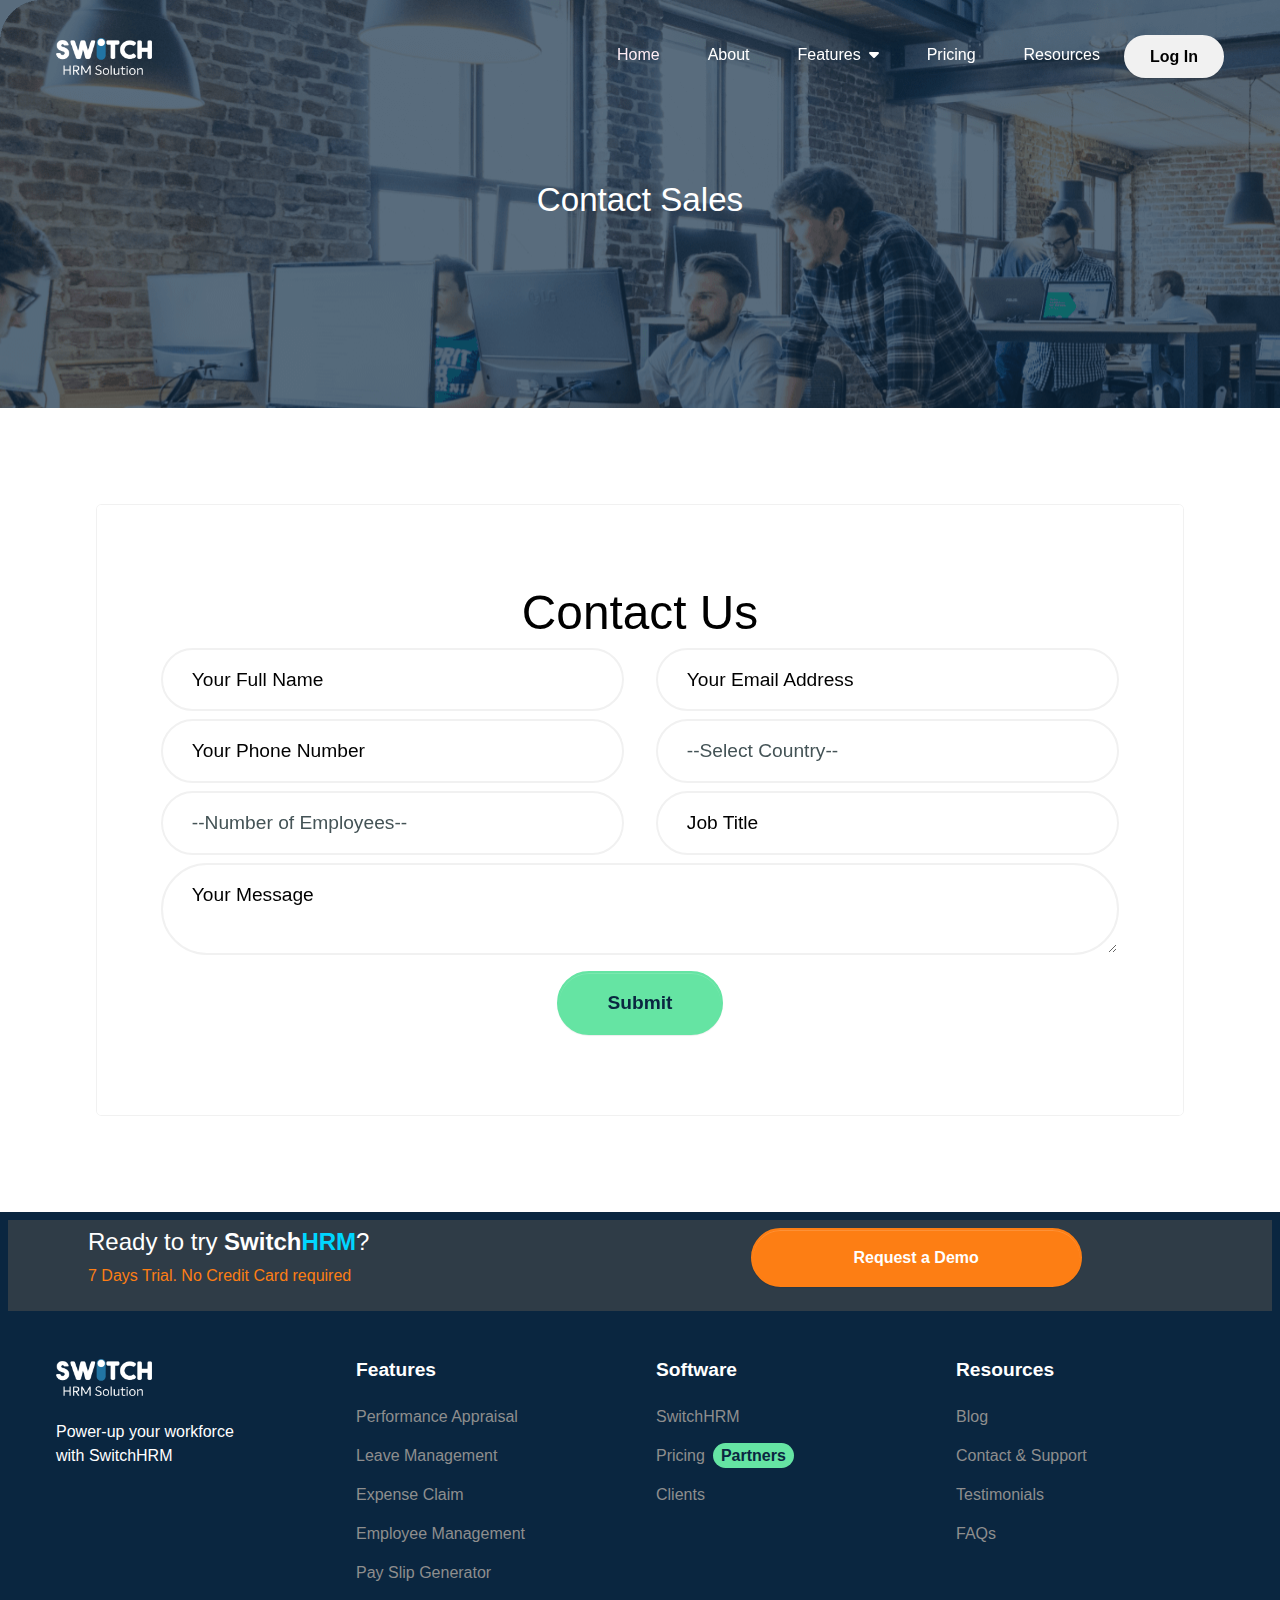
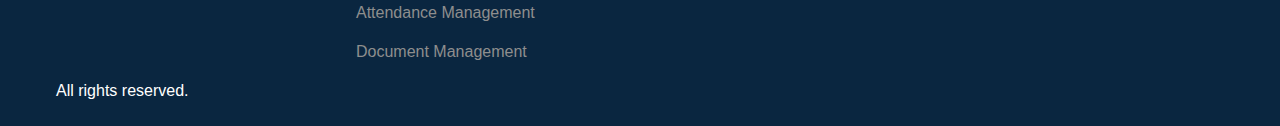
<file: contact.html>
<!DOCTYPE html>
<html lang="en-US" dir="ltr">

<head>
  <meta charset="utf-8">
  <meta http-equiv="X-UA-Compatible" content="IE=edge">
  <meta name="viewport" content="width=device-width, initial-scale=1">

  <title>SwitchHRM</title>

  <link rel="apple-touch-icon" sizes="180x180" href="assets/img/favicons/apple-touch-icon.png">
  <link rel="icon" type="image/png" sizes="32x32" href="assets/img/favicons/favicon-32x32.png">
  <link rel="icon" type="image/png" sizes="16x16" href="assets/img/favicons/favicon-16x16.png">
  <link rel="shortcut icon" type="image/x-icon" href="assets/img/favicons/favicon.ico">
  <meta name="theme-color" content="#ffffff">

  <link rel="preconnect" href="https://fonts.gstatic.com">
  <link href="https://fonts.googleapis.com/css2?family=Manrope:wght@200;300;400;500;600;700&amp;display=swap"
    rel="stylesheet">
  <link href="vendors/bootstrap/bootstrap.min.css" rel="stylesheet">
  <link href="vendors/prism/prism.css" rel="stylesheet">
  <link href="vendors/swiper/swiper-bundle.min.css" rel="stylesheet">
  <link href="assets/css/theme.css" rel="stylesheet" />

</head>


<body>
  <main class="main" id="top">
    <nav class="navbar navbar-expand-lg fixed-top navbar-dark" data-navbar-on-scroll="data-navbar-on-scroll">
      <div class="container"><a class="navbar-brand" href="index.html"><img src="assets/img/Logo.png" class="logo"
            alt="" /></a>
        <button class="navbar-toggler" type="button" data-bs-toggle="collapse" data-bs-target="#navbarSupportedContent"
          aria-controls="navbarSupportedContent" aria-expanded="false" aria-label="Toggle navigation"><i
            class="fa-solid fa-bars text-white fs-3"></i></button>
        <div class="collapse navbar-collapse" id="navbarSupportedContent">
          <ul class="navbar-nav ms-auto mt-2 mt-lg-0">
            <li class="nav-item"><a class="nav-link active" aria-current="page" href="index.html">Home</a></li>
            <li class="nav-item"><a class="nav-link" aria-current="page" href="#">About</a></li>
            <li class="nav-item"><a class="nav-link" aria-current="page" href="#">Features<i
                  class="fa-solid fa-caret-down ms-2"></i></a></li>
            <li class="nav-item"><a class="nav-link" aria-current="page" href="#">Pricing</a></li>
            <li class="nav-item"><a class="nav-link" aria-current="page" href="#">Resources</a></li>
            <li class="nav-item mt-2 mt-lg-0"><a class="nav-link btn btn-light text-black w-md-25 w-50 w-lg-100"
                aria-current="page" href="#">Log In</a></li>
          </ul>
        </div>
      </div>
    </nav>



    <section class="page-header">
      <div class="overlay"></div>
      <div class="container">
        <div class="row align-items-center py-lg-8 py-6">
          <h2 class="text-center text-white">Contact Sales</h2>
        </div>
      </div>
    </section>

  </main>

  <section class="p-lg-5 m-lg-5 p-2">
    <div class="container-fluid jumbotron overflow-hidden rounded-1 border border-light">
      <div class="bg-holder">
      </div>
      <div class="px-lg-5 py-7 position-relative">
        <h6 class="text-center w-lg-75 mx-auto fs-lg-6 fs-md-4 fs-3">Contact Us</h6>
        <form action="" method="post">
          <div class="row justify-content-center">
            <div class="col-auto w-100 w-lg-50">
              <input class="form-control mb-2 border-light fs-1" type="text" placeholder="Your Full Name" />
            </div>
            <div class="col-auto w-100 w-lg-50">
              <input class="form-control mb-2 border-light fs-1" type="email" placeholder="Your Email Address" />
            </div>
          </div>
          <div class="row justify-content-center">
            <div class="col-auto w-100 w-lg-50">
              <input class="form-control mb-2 border-light fs-1" type="text" placeholder="Your Phone Number" />
            </div>
            <div class="col-auto w-100 w-lg-50">
              <select id="country" name="country" class="form-control mb-2 border-light fs-1 dropdown">
                <option value="">--Select Country--</option>
                <option value="Afghanistan">Afghanistan</option>
                <option value="Åland Islands">Åland Islands</option>
                <option value="Albania">Albania</option>
                <option value="Algeria">Algeria</option>
                <option value="American Samoa">American Samoa</option>
                <option value="Andorra">Andorra</option>
                <option value="Angola">Angola</option>
                <option value="Anguilla">Anguilla</option>
                <option value="Antarctica">Antarctica</option>
                <option value="Antigua and Barbuda">Antigua and Barbuda</option>
                <option value="Argentina">Argentina</option>
                <option value="Armenia">Armenia</option>
                <option value="Aruba">Aruba</option>
                <option value="Australia">Australia</option>
                <option value="Austria">Austria</option>
                <option value="Azerbaijan">Azerbaijan</option>
                <option value="Bahamas">Bahamas</option>
                <option value="Bahrain">Bahrain</option>
                <option value="Bangladesh">Bangladesh</option>
                <option value="Barbados">Barbados</option>
                <option value="Belarus">Belarus</option>
                <option value="Belgium">Belgium</option>
                <option value="Belize">Belize</option>
                <option value="Benin">Benin</option>
                <option value="Bermuda">Bermuda</option>
                <option value="Bhutan">Bhutan</option>
                <option value="Bolivia">Bolivia</option>
                <option value="Bosnia and Herzegovina">Bosnia and Herzegovina</option>
                <option value="Botswana">Botswana</option>
                <option value="Bouvet Island">Bouvet Island</option>
                <option value="Brazil">Brazil</option>
                <option value="British Indian Ocean Territory">British Indian Ocean Territory</option>
                <option value="Brunei Darussalam">Brunei Darussalam</option>
                <option value="Bulgaria">Bulgaria</option>
                <option value="Burkina Faso">Burkina Faso</option>
                <option value="Burundi">Burundi</option>
                <option value="Cambodia">Cambodia</option>
                <option value="Cameroon">Cameroon</option>
                <option value="Canada">Canada</option>
                <option value="Cape Verde">Cape Verde</option>
                <option value="Cayman Islands">Cayman Islands</option>
                <option value="Central African Republic">Central African Republic</option>
                <option value="Chad">Chad</option>
                <option value="Chile">Chile</option>
                <option value="China">China</option>
                <option value="Christmas Island">Christmas Island</option>
                <option value="Cocos (Keeling) Islands">Cocos (Keeling) Islands</option>
                <option value="Colombia">Colombia</option>
                <option value="Comoros">Comoros</option>
                <option value="Congo">Congo</option>
                <option value="Congo, The Democratic Republic of The">Congo, The Democratic Republic of The</option>
                <option value="Cook Islands">Cook Islands</option>
                <option value="Costa Rica">Costa Rica</option>
                <option value="Cote D'ivoire">Cote D'ivoire</option>
                <option value="Croatia">Croatia</option>
                <option value="Cuba">Cuba</option>
                <option value="Cyprus">Cyprus</option>
                <option value="Czech Republic">Czech Republic</option>
                <option value="Denmark">Denmark</option>
                <option value="Djibouti">Djibouti</option>
                <option value="Dominica">Dominica</option>
                <option value="Dominican Republic">Dominican Republic</option>
                <option value="Ecuador">Ecuador</option>
                <option value="Egypt">Egypt</option>
                <option value="El Salvador">El Salvador</option>
                <option value="Equatorial Guinea">Equatorial Guinea</option>
                <option value="Eritrea">Eritrea</option>
                <option value="Estonia">Estonia</option>
                <option value="Ethiopia">Ethiopia</option>
                <option value="Falkland Islands (Malvinas)">Falkland Islands (Malvinas)</option>
                <option value="Faroe Islands">Faroe Islands</option>
                <option value="Fiji">Fiji</option>
                <option value="Finland">Finland</option>
                <option value="France">France</option>
                <option value="French Guiana">French Guiana</option>
                <option value="French Polynesia">French Polynesia</option>
                <option value="French Southern Territories">French Southern Territories</option>
                <option value="Gabon">Gabon</option>
                <option value="Gambia">Gambia</option>
                <option value="Georgia">Georgia</option>
                <option value="Germany">Germany</option>
                <option value="Ghana">Ghana</option>
                <option value="Gibraltar">Gibraltar</option>
                <option value="Greece">Greece</option>
                <option value="Greenland">Greenland</option>
                <option value="Grenada">Grenada</option>
                <option value="Guadeloupe">Guadeloupe</option>
                <option value="Guam">Guam</option>
                <option value="Guatemala">Guatemala</option>
                <option value="Guernsey">Guernsey</option>
                <option value="Guinea">Guinea</option>
                <option value="Guinea-bissau">Guinea-bissau</option>
                <option value="Guyana">Guyana</option>
                <option value="Haiti">Haiti</option>
                <option value="Heard Island and Mcdonald Islands">Heard Island and Mcdonald Islands</option>
                <option value="Holy See (Vatican City State)">Holy See (Vatican City State)</option>
                <option value="Honduras">Honduras</option>
                <option value="Hong Kong">Hong Kong</option>
                <option value="Hungary">Hungary</option>
                <option value="Iceland">Iceland</option>
                <option value="India">India</option>
                <option value="Indonesia">Indonesia</option>
                <option value="Iran, Islamic Republic of">Iran, Islamic Republic of</option>
                <option value="Iraq">Iraq</option>
                <option value="Ireland">Ireland</option>
                <option value="Isle of Man">Isle of Man</option>
                <option value="Israel">Israel</option>
                <option value="Italy">Italy</option>
                <option value="Jamaica">Jamaica</option>
                <option value="Japan">Japan</option>
                <option value="Jersey">Jersey</option>
                <option value="Jordan">Jordan</option>
                <option value="Kazakhstan">Kazakhstan</option>
                <option value="Kenya">Kenya</option>
                <option value="Kiribati">Kiribati</option>
                <option value="Korea, Democratic People's Republic of">Korea, Democratic People's Republic of</option>
                <option value="Korea, Republic of">Korea, Republic of</option>
                <option value="Kuwait">Kuwait</option>
                <option value="Kyrgyzstan">Kyrgyzstan</option>
                <option value="Lao People's Democratic Republic">Lao People's Democratic Republic</option>
                <option value="Latvia">Latvia</option>
                <option value="Lebanon">Lebanon</option>
                <option value="Lesotho">Lesotho</option>
                <option value="Liberia">Liberia</option>
                <option value="Libyan Arab Jamahiriya">Libyan Arab Jamahiriya</option>
                <option value="Liechtenstein">Liechtenstein</option>
                <option value="Lithuania">Lithuania</option>
                <option value="Luxembourg">Luxembourg</option>
                <option value="Macao">Macao</option>
                <option value="Macedonia, The Former Yugoslav Republic of">Macedonia, The Former Yugoslav Republic of
                </option>
                <option value="Madagascar">Madagascar</option>
                <option value="Malawi">Malawi</option>
                <option value="Malaysia">Malaysia</option>
                <option value="Maldives">Maldives</option>
                <option value="Mali">Mali</option>
                <option value="Malta">Malta</option>
                <option value="Marshall Islands">Marshall Islands</option>
                <option value="Martinique">Martinique</option>
                <option value="Mauritania">Mauritania</option>
                <option value="Mauritius">Mauritius</option>
                <option value="Mayotte">Mayotte</option>
                <option value="Mexico">Mexico</option>
                <option value="Micronesia, Federated States of">Micronesia, Federated States of</option>
                <option value="Moldova, Republic of">Moldova, Republic of</option>
                <option value="Monaco">Monaco</option>
                <option value="Mongolia">Mongolia</option>
                <option value="Montenegro">Montenegro</option>
                <option value="Montserrat">Montserrat</option>
                <option value="Morocco">Morocco</option>
                <option value="Mozambique">Mozambique</option>
                <option value="Myanmar">Myanmar</option>
                <option value="Namibia">Namibia</option>
                <option value="Nauru">Nauru</option>
                <option value="Nepal">Nepal</option>
                <option value="Netherlands">Netherlands</option>
                <option value="Netherlands Antilles">Netherlands Antilles</option>
                <option value="New Caledonia">New Caledonia</option>
                <option value="New Zealand">New Zealand</option>
                <option value="Nicaragua">Nicaragua</option>
                <option value="Niger">Niger</option>
                <option value="Nigeria">Nigeria</option>
                <option value="Niue">Niue</option>
                <option value="Norfolk Island">Norfolk Island</option>
                <option value="Northern Mariana Islands">Northern Mariana Islands</option>
                <option value="Norway">Norway</option>
                <option value="Oman">Oman</option>
                <option value="Pakistan">Pakistan</option>
                <option value="Palau">Palau</option>
                <option value="Palestinian Territory, Occupied">Palestinian Territory, Occupied</option>
                <option value="Panama">Panama</option>
                <option value="Papua New Guinea">Papua New Guinea</option>
                <option value="Paraguay">Paraguay</option>
                <option value="Peru">Peru</option>
                <option value="Philippines">Philippines</option>
                <option value="Pitcairn">Pitcairn</option>
                <option value="Poland">Poland</option>
                <option value="Portugal">Portugal</option>
                <option value="Puerto Rico">Puerto Rico</option>
                <option value="Qatar">Qatar</option>
                <option value="Reunion">Reunion</option>
                <option value="Romania">Romania</option>
                <option value="Russian Federation">Russian Federation</option>
                <option value="Rwanda">Rwanda</option>
                <option value="Saint Helena">Saint Helena</option>
                <option value="Saint Kitts and Nevis">Saint Kitts and Nevis</option>
                <option value="Saint Lucia">Saint Lucia</option>
                <option value="Saint Pierre and Miquelon">Saint Pierre and Miquelon</option>
                <option value="Saint Vincent and The Grenadines">Saint Vincent and The Grenadines</option>
                <option value="Samoa">Samoa</option>
                <option value="San Marino">San Marino</option>
                <option value="Sao Tome and Principe">Sao Tome and Principe</option>
                <option value="Saudi Arabia">Saudi Arabia</option>
                <option value="Senegal">Senegal</option>
                <option value="Serbia">Serbia</option>
                <option value="Seychelles">Seychelles</option>
                <option value="Sierra Leone">Sierra Leone</option>
                <option value="Singapore">Singapore</option>
                <option value="Slovakia">Slovakia</option>
                <option value="Slovenia">Slovenia</option>
                <option value="Solomon Islands">Solomon Islands</option>
                <option value="Somalia">Somalia</option>
                <option value="South Africa">South Africa</option>
                <option value="South Georgia and The South Sandwich Islands">South Georgia and The South Sandwich
                  Islands</option>
                <option value="Spain">Spain</option>
                <option value="Sri Lanka">Sri Lanka</option>
                <option value="Sudan">Sudan</option>
                <option value="Suriname">Suriname</option>
                <option value="Svalbard and Jan Mayen">Svalbard and Jan Mayen</option>
                <option value="Swaziland">Swaziland</option>
                <option value="Sweden">Sweden</option>
                <option value="Switzerland">Switzerland</option>
                <option value="Syrian Arab Republic">Syrian Arab Republic</option>
                <option value="Taiwan">Taiwan</option>
                <option value="Tajikistan">Tajikistan</option>
                <option value="Tanzania, United Republic of">Tanzania, United Republic of</option>
                <option value="Thailand">Thailand</option>
                <option value="Timor-leste">Timor-leste</option>
                <option value="Togo">Togo</option>
                <option value="Tokelau">Tokelau</option>
                <option value="Tonga">Tonga</option>
                <option value="Trinidad and Tobago">Trinidad and Tobago</option>
                <option value="Tunisia">Tunisia</option>
                <option value="Turkey">Turkey</option>
                <option value="Turkmenistan">Turkmenistan</option>
                <option value="Turks and Caicos Islands">Turks and Caicos Islands</option>
                <option value="Tuvalu">Tuvalu</option>
                <option value="Uganda">Uganda</option>
                <option value="Ukraine">Ukraine</option>
                <option value="United Arab Emirates">United Arab Emirates</option>
                <option value="United Kingdom">United Kingdom</option>
                <option value="United States">United States</option>
                <option value="United States Minor Outlying Islands">United States Minor Outlying Islands</option>
                <option value="Uruguay">Uruguay</option>
                <option value="Uzbekistan">Uzbekistan</option>
                <option value="Vanuatu">Vanuatu</option>
                <option value="Venezuela">Venezuela</option>
                <option value="Viet Nam">Viet Nam</option>
                <option value="Virgin Islands, British">Virgin Islands, British</option>
                <option value="Virgin Islands, U.S.">Virgin Islands, U.S.</option>
                <option value="Wallis and Futuna">Wallis and Futuna</option>
                <option value="Western Sahara">Western Sahara</option>
                <option value="Yemen">Yemen</option>
                <option value="Zambia">Zambia</option>
                <option value="Zimbabwe">Zimbabwe</option>
              </select>
            </div>
          </div>


          <div class="row justify-content-center">
            <div class="col-auto w-100 w-lg-50">
              <select name="NoOfEmployees" class="form-control mb-2 border-light fs-1 dropdown"
                id="Form_getForm_NoOfEmployees" required="required" aria-required="true" tabindex="5">

                <option value="" selected="selected">--Number of Employees--
                </option>

                <option value="0 - 10">0 - 10
                </option>

                <option value="11 - 15">11 - 15
                </option>

                <option value="16 - 20">16 - 20
                </option>

                <option value="21 - 25">21 - 25
                </option>

                <option value="26 - 50">26 - 50
                </option>

                <option value="51 - 75">51 - 75
                </option>

                <option value="76 - 100">76 - 100
                </option>

                <option value="101 - 150">101 - 150
                </option>

                <option value="151 - 200">151 - 200
                </option>

                <option value="201 - 250">201 - 250
                </option>

                <option value="251 - 300">251 - 300
                </option>

                <option value="301 - 350">301 - 350
                </option>

                <option value="351 - 400">351 - 400
                </option>

                <option value="401 - 450">401 - 450
                </option>

                <option value="451 - 500">451 - 500
                </option>

                <option value="501 - 600">501 - 600
                </option>

                <option value="601 - 700">601 - 700
                </option>

                <option value="701 - 800">701 - 800
                </option>

                <option value="801 - 900">801 - 900
                </option>

                <option value="901 - 1000">901 - 1,000
                </option>

                <option value="1,001 - 1,500">1,001 - 1,500
                </option>

                <option value="1,501 - 2,000">1,501 - 2,000
                </option>

                <option value="2,001 - 2,500">2,001 - 2,500
                </option>

                <option value="2,501 - 3,000">2,501 - 3,000
                </option>

                <option value="3,001 - 3,500">3,001 - 3,500
                </option>

                <option value="3,501 - 4,000">3,501 - 4,000
                </option>

                <option value="4,001 - 4,500">4,001 - 4,500
                </option>

                <option value="4,501 - 5,000">4,501 - 5,000
                </option>

                <option value="5,001 - 5,500">5,001 - 5,500
                </option>

                <option value="5,501 - 6,000">5,501 - 6,000
                </option>

                <option value="6,001 - 6,500">6,001 - 6,500
                </option>

                <option value="6,501 - 7,000">6,501 - 7,000
                </option>

                <option value="7,001 - 7,500">7,001 - 7,500
                </option>

                <option value="7,501 - 8,000">7,501 - 8,000
                </option>

                <option value="8,001 - 8,500">8,001 - 8,500
                </option>

                <option value="8,501 - 9,000">8,501 - 9,000
                </option>

                <option value="9,001 - 9,500">9,001 - 9,500
                </option>

                <option value="9,501 - 10,000">9,501 - 10,000
                </option>

                <option value="10,000+">10,000+
                </option>

              </select>
            </div>
            <div class="col-auto w-100 w-lg-50">
              <input class="form-control mb-2 border-light fs-1" type="text" placeholder="Job Title" />
            </div>
          </div>

          <div class="row justify-content-center">
            <div class="col-auto w-100">
              <textarea class="form-control mb-2 border-light fs-1" cols="40" placeholder="Your Message" name=""
                id=""></textarea>
            </div>
          </div>

          <div class="row justify-content-center mt-2">
            <div class="col-auto mt-2 mt-lg-0">
              <button class="btn btn-success text-dark fs-1">Submit</button>
            </div>
          </div>

      </div>
      </form>
    </div>
    </div>
  </section>



  <footer class="p-2 bg-dark text-white">
    <section class="py-2 d-flex align-items-center" style="background-color: rgb(47, 60, 71);">
      <div class="container px-lg-5">
        <div class="row">
          <div class="col-md-7">
            <h4 class="text-white">Ready to try <span id="switchHRM-text">Switch<span id="HRM-text">HRM</span></span>?</h4>
            <p class="text-warning">7 Days Trial. No Credit Card required</p>
          </div>
          <div class="col-md-5">
            <button class="btn btn-warning text-white mb-3 w-75">Request a Demo</button>
          </div>
        </div>
      </div>
    </section>
    <div class="container">
      <div class="row justify-content-between">
        <div class="col-lg-3 col-sm-12">
          <a class="navbar-brand" href="index.html">
            <img src="assets/img/Logo.png" class="logo img-fluid mt-5 mb-4" src="assets/img/black-logo.png" alt="" />
          </a>
          <p class="w-lg-75 text-gray">Power-up your workforce with SwitchHRM</p>
        </div>
        <div class="col-lg-3 col-sm-4">
          <h3 class="fw-bold fs-1 mt-5 mb-4 text-white">Features</h3>
          <ul class="list-unstyled">
            <li class="my-3"><a href="#">Performance Appraisal</a></li>
            <li class="my-3"><a href="#">Leave Management</a></li>
            <li class="my-3"><a href="#">Expense Claim</a></li>
            <li class="my-3"><a href="#">Employee Management</a></li>
            <li class="my-3"><a href="#">Pay Slip Generator</a></li>
            <li class="my-3"><a href="#">Attendance Management</a></li>
            <li class="my-3"><a href="#">Document Management</a></li>
            <li class="my-3"><a href="#"></a></li>
          </ul>
        </div>
        <div class="col-lg-3 col-sm-4">
          <h3 class="fw-bold fs-1 mt-5 mb-4 text-white">Software</h3>
          <ul class="list-unstyled">
            <li class="my-3"><a href="#">SwitchHRM</a></li>
            <li class="my-3"><a href="#">Pricing</a><span
                class="py-1 px-2 rounded-2 bg-success fw-bold text-dark ms-2">Partners</span></li>
            <li class="my-3"><a href="#">Clients</a></li>
          </ul>
        </div>
        <div class="col-lg-3 col-sm-4">
          <h3 class="fw-bold fs-1 mt-5 mb-4 text-white">Resources</h3>
          <ul class="list-unstyled">
            <li class="mb-3"><a href="#">Blog</a></li>
            <li class="mb-3"><a href="#">Contact & Support</a></li>
            <li class="mb-3"><a href="#">Testimonials</a></li>
            <li class="mb-3"><a href="faq.html">FAQs</a></li>
          </ul>
        </div>
      </div>
      <p class="text-gray">All rights reserved.</p>
    </div>
    <!-- end of .container-->

  </footer>

  <script src="vendors/jquery/jquery.js"></script>
  <script src="vendors/popper/popper.min.js"></script>
  <script src="vendors/bootstrap/bootstrap.min.js"></script>
  <script src="vendors/anchorjs/anchor.min.js"></script>
  <script src="vendors/is/is.min.js"></script>
  <script src="vendors/fontawesome/all.min.js"></script>
  <script src="vendors/lodash/lodash.min.js"></script>
  <script src="https://polyfill.io/v3/polyfill.min.js?features=window.scroll"></script>
  <script src="vendors/prism/prism.js"></script>
  <script src="vendors/swiper/swiper-bundle.min.js"></script>
  <script src="vendors/typed.js/typed.min.js"></script>
  <script src="assets/js/theme.js"></script>

</body>

</html>
</file>
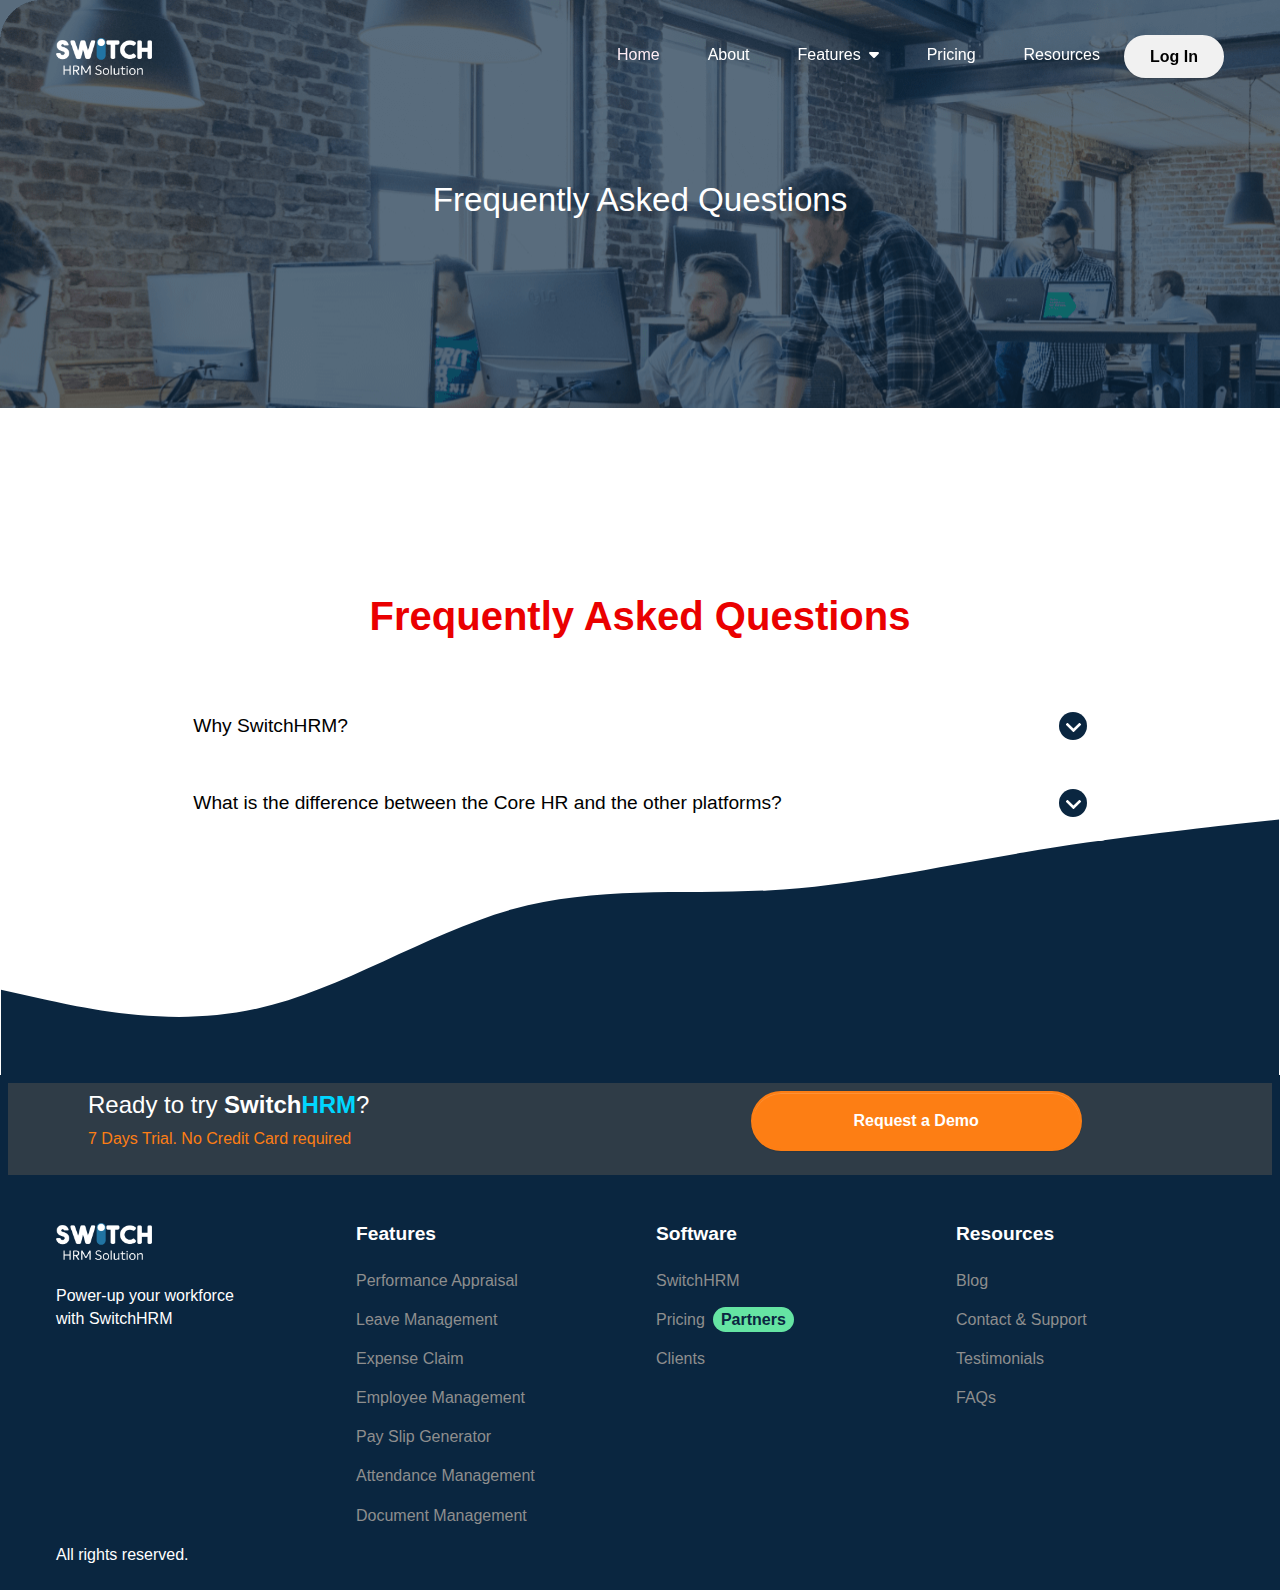
<file: faq.html>
<!DOCTYPE html>
<html lang="en-US" dir="ltr">

<head>
  <meta charset="utf-8">
  <meta http-equiv="X-UA-Compatible" content="IE=edge">
  <meta name="viewport" content="width=device-width, initial-scale=1">

  <title>SwitchHRM</title>

  <link rel="apple-touch-icon" sizes="180x180" href="assets/img/favicons/apple-touch-icon.png">
  <link rel="icon" type="image/png" sizes="32x32" href="assets/img/favicons/favicon-32x32.png">
  <link rel="icon" type="image/png" sizes="16x16" href="assets/img/favicons/favicon-16x16.png">
  <link rel="shortcut icon" type="image/x-icon" href="assets/img/favicons/favicon.ico">
  <meta name="theme-color" content="#ffffff">

  <link rel="preconnect" href="https://fonts.gstatic.com">
  <link href="https://fonts.googleapis.com/css2?family=Manrope:wght@200;300;400;500;600;700&amp;display=swap"
    rel="stylesheet">
  <link href="vendors/bootstrap/bootstrap.min.css" rel="stylesheet">
  <link href="vendors/prism/prism.css" rel="stylesheet">
  <link href="vendors/swiper/swiper-bundle.min.css" rel="stylesheet">
  <link href="assets/css/theme.css" rel="stylesheet" />

</head>


<body>
  <main class="main" id="top">
    <nav class="navbar navbar-expand-lg fixed-top navbar-dark" data-navbar-on-scroll="data-navbar-on-scroll">
      <div class="container"><a class="navbar-brand" href="index.html"><img src="assets/img/Logo.png" class="logo"
            alt="" /></a>
        <button class="navbar-toggler" type="button" data-bs-toggle="collapse" data-bs-target="#navbarSupportedContent"
          aria-controls="navbarSupportedContent" aria-expanded="false" aria-label="Toggle navigation"><i
            class="fa-solid fa-bars text-white fs-3"></i></button>
        <div class="collapse navbar-collapse" id="navbarSupportedContent">
          <ul class="navbar-nav ms-auto mt-2 mt-lg-0">
            <li class="nav-item"><a class="nav-link active" aria-current="page" href="index.html">Home</a></li>
            <li class="nav-item"><a class="nav-link" aria-current="page" href="#">About</a></li>
            <li class="nav-item"><a class="nav-link" aria-current="page" href="#">Features<i
                  class="fa-solid fa-caret-down ms-2"></i></a></li>
            <li class="nav-item"><a class="nav-link" aria-current="page" href="#">Pricing</a></li>
            <li class="nav-item"><a class="nav-link" aria-current="page" href="#">Resources</a></li>
            <li class="nav-item mt-2 mt-lg-0"><a class="nav-link btn btn-light text-black w-md-25 w-50 w-lg-100"
                aria-current="page" href="#">Log In</a></li>
          </ul>
        </div>
      </div>
    </nav>



    <section class="page-header">
      <div class="overlay"></div>
      <div class="container">
        <div class="row align-items-center py-lg-8 py-6">
          <h2 class="text-center text-white">Frequently Asked Questions</h2>
        </div>
      </div>
    </section>

  </main>





  <section class="px-0"
    style="background: url('assets/img/waves/wave1.svg'); background-repeat: no-repeat; background-position: bottom; background-size: contain;">

      <div class="container my-5 py-5"> 
        <h1 class="features-header text-center">Frequently Asked Questions</h1>

        <div class="row my-5 align-items-center mx-auto justify-content-center">
          <div class="col-md-10">
            <div class="accordion accordion-flush" id="accordionFlushExample">
              <div class="accordion-item"></div>
              <h2 class="accordion-header" id="srgdgfdgdgg45">
                <button class="accordion-button collapsed text-black p-4 rounded-3" type="button" data-bs-toggle="collapse" data-bs-target="#srgdgfdgdgg45tyuu" aria-expanded="false" aria-controls="srgdgfdgdgg45"><span class="fs-1 pe-3">Why SwitchHRM?</span></button>
              </h2>
              <div class="accordion-collapse collapse" aria-labelledby="srgdgfdgdgg45" data-bs-parent="#accordionFlushExample" id="srgdgfdgdgg45tyuu">
                <div class="accordion-body">
                  <p class="mb-0 px-4 rounded-3">Placeholder content for this accordion, which is intended to demonstrate the accordion-flush class. This is the first item's accordion body.</p>
                </div>
              </div>
              <div class="accordion-item"></div>
              <h2 class="accordion-header" id="sxvdgrfhfh276">
                <button class="accordion-button collapsed text-black p-4 rounded-3" type="button" data-bs-toggle="collapse" data-bs-target="#srgdgfdgdgg45tyuu5ghj" aria-expanded="false" aria-controls="sxvdgrfhfh276"><span class="fs-1 pe-3">What is the difference between the Core HR and the other platforms? </span></button>
              </h2>
              <div class="accordion-collapse collapse" aria-labelledby="sxvdgrfhfh276" data-bs-parent="#accordionFlushExample" id="srgdgfdgdgg45tyuu5ghj">
                <div class="accordion-body">
                  <p class="mb-0 px-4 rounded-3">Placeholder content for this accordion, which is intended to demonstrate the accordion-flush class. This is the first item's accordion body.</p>
                </div>
              </div>
            </div>
          </div>
        </div>
      </div>
  </section>



  <footer class="p-2 bg-dark text-white">
    <section class="py-2 d-flex align-items-center" style="background-color: rgb(47, 60, 71);">
      <div class="container px-lg-5">
        <div class="row">
          <div class="col-md-7">
            <h4 class="text-white">Ready to try <span id="switchHRM-text">Switch<span id="HRM-text">HRM</span></span>?
            </h4>
            <p class="text-warning">7 Days Trial. No Credit Card required</p>
          </div>
          <div class="col-md-5">
            <button class="btn btn-warning text-white mb-3 w-75">Request a Demo</button>
          </div>
        </div>
      </div>
    </section>
    <div class="container">
      <div class="row justify-content-between">
        <div class="col-lg-3 col-sm-12">
          <a class="navbar-brand" href="index.html">
            <img src="assets/img/Logo.png" class="logo img-fluid mt-5 mb-4" src="assets/img/black-logo.png" alt="" />
          </a>
          <p class="w-lg-75 text-gray">Power-up your workforce with SwitchHRM</p>
        </div>
        <div class="col-lg-3 col-sm-4">
          <h3 class="fw-bold fs-1 mt-5 mb-4 text-white">Features</h3>
          <ul class="list-unstyled">
            <li class="my-3"><a href="#">Performance Appraisal</a></li>
            <li class="my-3"><a href="#">Leave Management</a></li>
            <li class="my-3"><a href="#">Expense Claim</a></li>
            <li class="my-3"><a href="#">Employee Management</a></li>
            <li class="my-3"><a href="#">Pay Slip Generator</a></li>
            <li class="my-3"><a href="#">Attendance Management</a></li>
            <li class="my-3"><a href="#">Document Management</a></li>
            <li class="my-3"><a href="#"></a></li>
          </ul>
        </div>
        <div class="col-lg-3 col-sm-4">
          <h3 class="fw-bold fs-1 mt-5 mb-4 text-white">Software</h3>
          <ul class="list-unstyled">
            <li class="my-3"><a href="#">SwitchHRM</a></li>
            <li class="my-3"><a href="#">Pricing</a><span
                class="py-1 px-2 rounded-2 bg-success fw-bold text-dark ms-2">Partners</span></li>
            <li class="my-3"><a href="#">Clients</a></li>
          </ul>
        </div>
        <div class="col-lg-3 col-sm-4">
          <h3 class="fw-bold fs-1 mt-5 mb-4 text-white">Resources</h3>
          <ul class="list-unstyled">
            <li class="mb-3"><a href="#">Blog</a></li>
            <li class="mb-3"><a href="#">Contact & Support</a></li>
            <li class="mb-3"><a href="#">Testimonials</a></li>
            <li class="mb-3"><a href="faq.html">FAQs</a></li>
          </ul>
        </div>
      </div>
      <p class="text-gray">All rights reserved.</p>
    </div>
    <!-- end of .container-->

  </footer>


  <script src="vendors/jquery/jquery.js"></script>
  <script src="vendors/popper/popper.min.js"></script>
  <script src="vendors/bootstrap/bootstrap.min.js"></script>
  <script src="vendors/anchorjs/anchor.min.js"></script>
  <script src="vendors/is/is.min.js"></script>
  <script src="vendors/fontawesome/all.min.js"></script>
  <script src="vendors/lodash/lodash.min.js"></script>
  <script src="https://polyfill.io/v3/polyfill.min.js?features=window.scroll"></script>
  <script src="vendors/prism/prism.js"></script>
  <script src="vendors/swiper/swiper-bundle.min.js"></script>
  <script src="vendors/typed.js/typed.min.js"></script>
  <script src="assets/js/theme.js"></script>

</body>

</html>
</file>
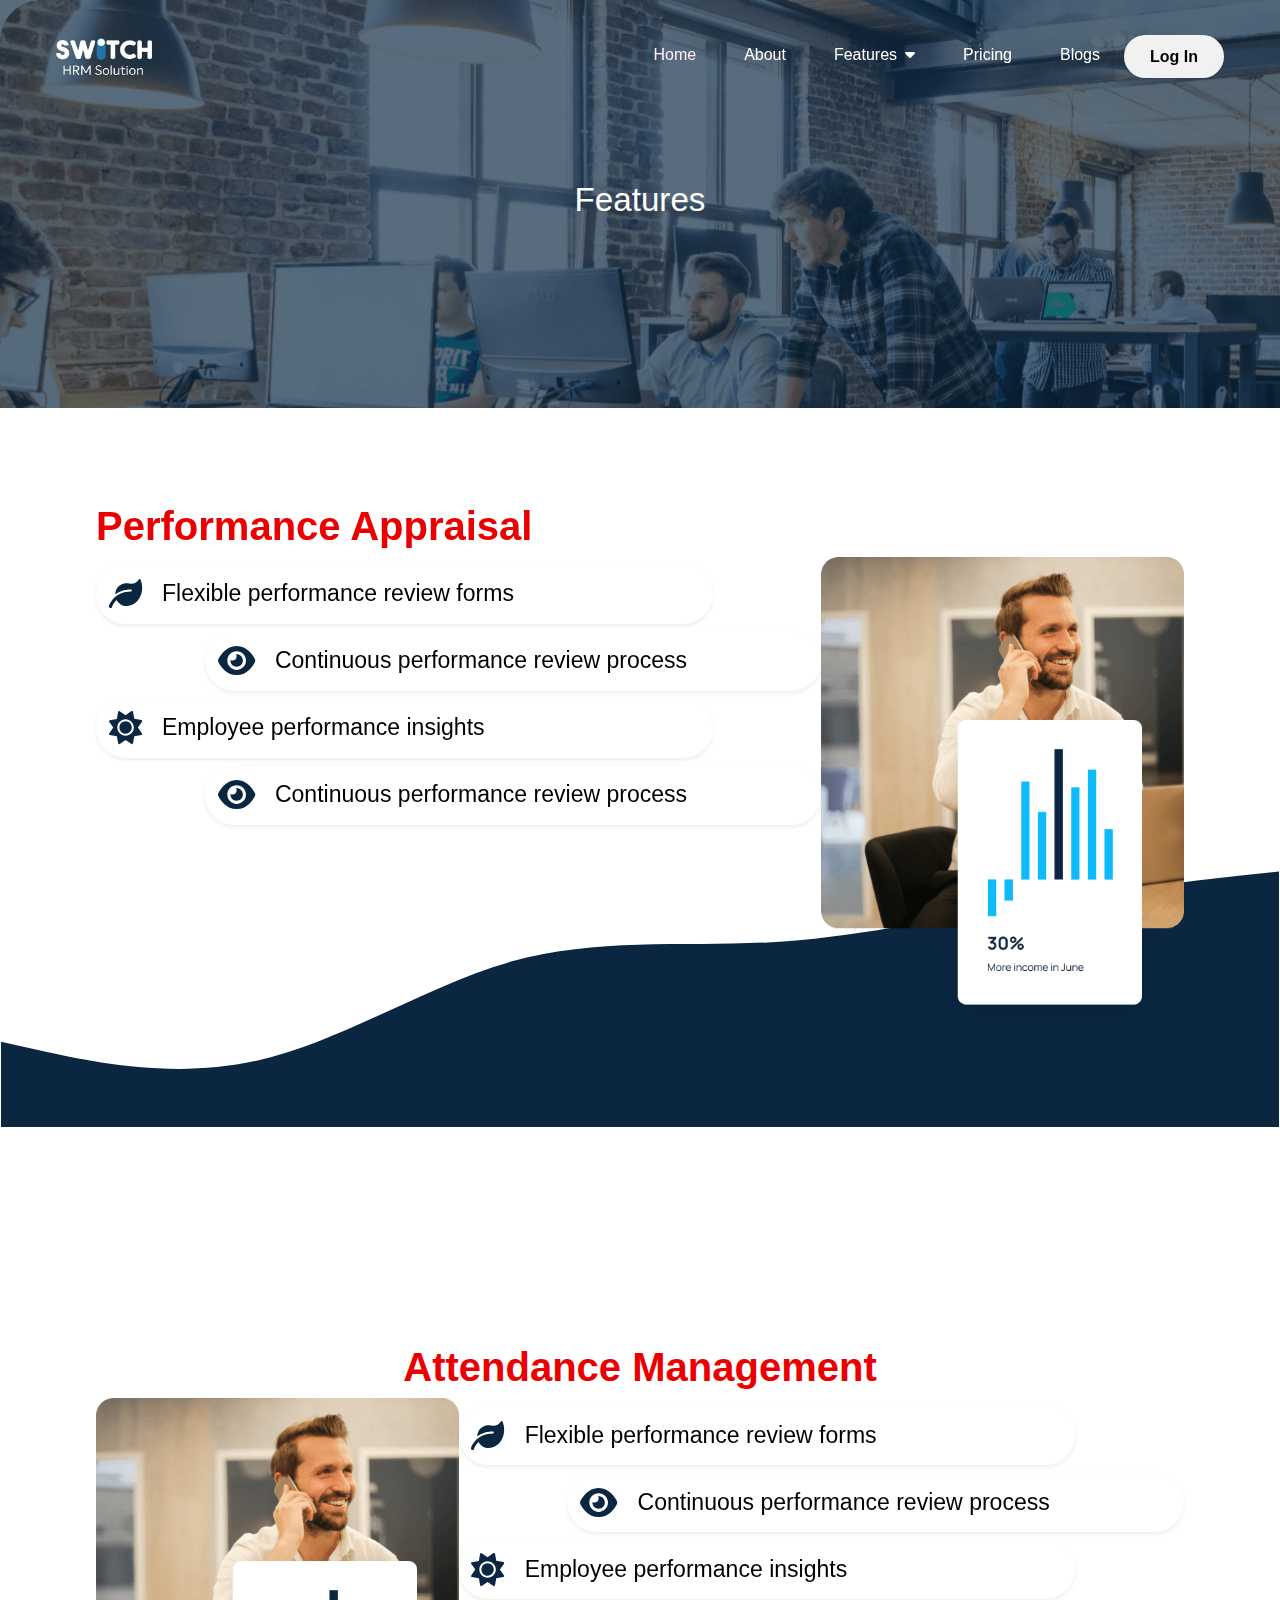
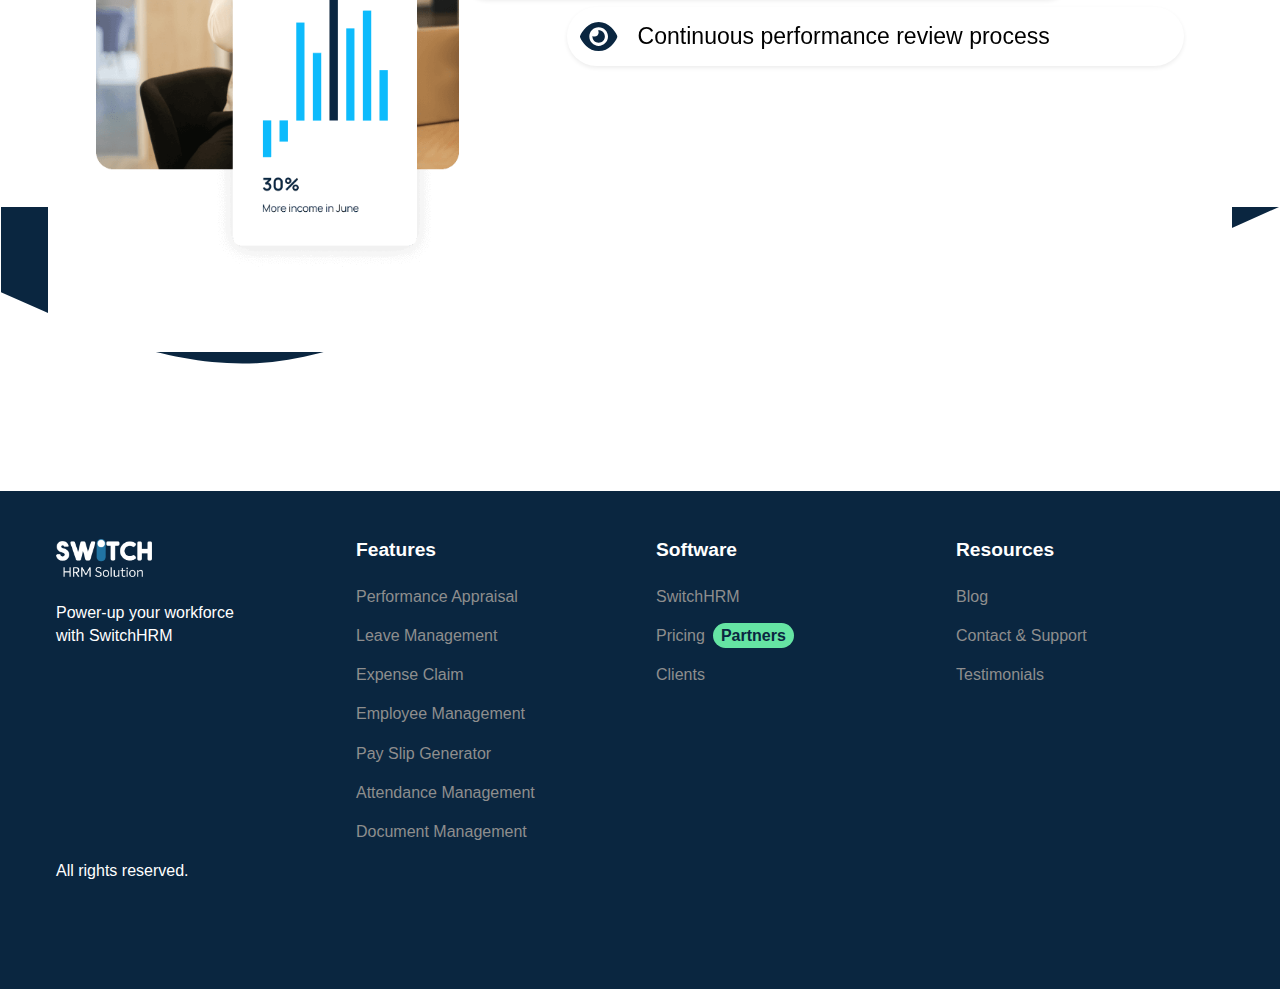
<file: features.html>
<!DOCTYPE html>
<html lang="en-US" dir="ltr">

<head>
  <meta charset="utf-8">
  <meta http-equiv="X-UA-Compatible" content="IE=edge">
  <meta name="viewport" content="width=device-width, initial-scale=1">

  <title>SwitchHRM</title>

  <link rel="apple-touch-icon" sizes="180x180" href="assets/img/favicons/apple-touch-icon.png">
  <link rel="icon" type="image/png" sizes="32x32" href="assets/img/favicons/favicon-32x32.png">
  <link rel="icon" type="image/png" sizes="16x16" href="assets/img/favicons/favicon-16x16.png">
  <link rel="shortcut icon" type="image/x-icon" href="assets/img/favicons/favicon.ico">
  <meta name="theme-color" content="#ffffff">

  <link rel="preconnect" href="https://fonts.gstatic.com">
  <link href="https://fonts.googleapis.com/css2?family=Manrope:wght@200;300;400;500;600;700&amp;display=swap"
    rel="stylesheet">
  <link href="vendors/bootstrap/bootstrap.min.css" rel="stylesheet">
  <link href="vendors/prism/prism.css" rel="stylesheet">
  <link href="vendors/swiper/swiper-bundle.min.css" rel="stylesheet">
  <link href="assets/css/theme.css" rel="stylesheet" />

</head>


<body>
  <main class="main" id="top">
    <nav class="navbar navbar-expand-lg fixed-top navbar-dark" data-navbar-on-scroll="data-navbar-on-scroll">
      <div class="container"><a class="navbar-brand" href="index.html"><img src="assets/img/Logo.png" class="logo"
            alt="" /></a>
        <button class="navbar-toggler" type="button" data-bs-toggle="collapse" data-bs-target="#navbarSupportedContent"
          aria-controls="navbarSupportedContent" aria-expanded="false" aria-label="Toggle navigation"><i
            class="fa-solid fa-bars text-white fs-3"></i></button>
        <div class="collapse navbar-collapse" id="navbarSupportedContent">
          <ul class="navbar-nav ms-auto mt-2 mt-lg-0">
            <li class="nav-item"><a class="nav-link active" aria-current="page" href="index.html">Home</a></li>
            <li class="nav-item"><a class="nav-link" aria-current="page" href="#">About</a></li>
            <li class="nav-item"><a class="nav-link" aria-current="page" href="#">Features<i
                  class="fa-solid fa-caret-down ms-2"></i></a></li>
            <li class="nav-item"><a class="nav-link" aria-current="page" href="#">Pricing</a></li>
            <li class="nav-item"><a class="nav-link" aria-current="page" href="#">Blogs</a></li>
            <li class="nav-item mt-2 mt-lg-0"><a class="nav-link btn btn-light text-black w-md-25 w-50 w-lg-100"
                aria-current="page" href="#">Log In</a></li>
          </ul>
        </div>
      </div>
    </nav>



    <section class="page-header">
      <div class="overlay"></div>
      <div class="container">
        <div class="row align-items-center py-lg-8 py-6">
          <h2 class="text-center text-white">Features</h2>
        </div>
      </div>
    </section>

  </main>

  <section class="p-0" style="background: url('assets/img/waves/wave1.svg'); background-repeat: no-repeat; background-position: bottom; background-size: contain;">
    <div class="container-fluid p-lg-5 p-2 overflow-hidden rounded-1">
      <div class="px-lg-5 p-5 position-relative">
        <h1 class="features-header">Performance Appraisal</h1>
          <div class="d-flex flex-column-reverse flex-lg-row">
              
              <div class="col-lg-8">
                <ul class="list-unstyled">
                  <li class="fs-2 shadow-sm offer-list-item"><i class="text-dark mr-2 fa-solid fa-leaf fs-lg-4 fs-3"></i><span>Flexible performance review forms</span></li>
                  <li class="fs-2 shadow-sm offer-list-item ms-auto"><i class="text-dark mr-2 fa-solid fa-eye fs-lg-4 fs-3"></i><span>Continuous performance review process</span></li>
                  <li class="fs-2 shadow-sm offer-list-item"><i class="text-dark mr-2 fa-solid fa-sun fs-lg-4 fs-3"></i><span>Employee performance insights</span></li>
                  <li class="fs-2 shadow-sm offer-list-item ms-auto"><i class="text-dark mr-2 fa-solid fa-eye fs-lg-4 fs-3"></i><span>Continuous performance review process</span></li>
                </ul>
              </div>
              <div class="col-lg-4 text-center text-lg-end"><img class="img-fluid" src="assets/img/offer/1.png" alt="" /></div>
            </div>
      </div>
    </div>
  </section>

  <section class="" style="background-color: rgb(10, 38, 64); background: url('assets/img/waves/wave2.svg'); background-repeat: no-repeat; background-position: bottom; background-size: contain;">
    <div class="container-fluid p-lg-5 p-2 jumbotron overflow-hidden rounded-1 ">
      <div class="px-lg-5 py-7 position-relative bg-white rounded-5">
        <h1 class="features-header text-center">Attendance Management</h1>
          <div class="d-flex flex-column-reverse flex-lg-row">
              <div class="col-lg-4 text-center text-lg-end"><img class="img-fluid" src="assets/img/offer/1.png" alt="" /></div>
              <div class="col-lg-8">
                <ul class="list-unstyled">
                  <li class="fs-2 shadow-sm offer-list-item"><i class="text-dark mr-2 fa-solid fa-leaf fs-lg-4 fs-3"></i><span>Flexible performance review forms</span></li>
                  <li class="fs-2 shadow-sm offer-list-item ms-auto"><i class="text-dark mr-2 fa-solid fa-eye fs-lg-4 fs-3"></i><span>Continuous performance review process</span></li>
                  <li class="fs-2 shadow-sm offer-list-item"><i class="text-dark mr-2 fa-solid fa-sun fs-lg-4 fs-3"></i><span>Employee performance insights</span></li>
                  <li class="fs-2 shadow-sm offer-list-item ms-auto"><i class="text-dark mr-2 fa-solid fa-eye fs-lg-4 fs-3"></i><span>Continuous performance review process</span></li>
                </ul>
              </div>
              
            </div>
      </div>
    </div>
  </section>

      

  <section class="pt-0 bg-dark text-white">
    <div class="container">
      <div class="row justify-content-between">
        <div class="col-lg-3 col-sm-12">
          <a class="navbar-brand" href="index.html">
            <img src="assets/img/Logo.png" class="logo img-fluid mt-5 mb-4" src="assets/img/black-logo.png" alt="" />
          </a>
          <p class="w-lg-75 text-gray">Power-up your workforce with SwitchHRM</p>
        </div>
        <div class="col-lg-3 col-sm-4">
          <h3 class="fw-bold fs-1 mt-5 mb-4 text-white">Features</h3>
          <ul class="list-unstyled">
            <li class="my-3"><a href="#">Performance Appraisal</a></li>
            <li class="my-3"><a href="#">Leave Management</a></li>
            <li class="my-3"><a href="#">Expense Claim</a></li>
            <li class="my-3"><a href="#">Employee Management</a></li>
            <li class="my-3"><a href="#">Pay Slip Generator</a></li>
            <li class="my-3"><a href="#">Attendance Management</a></li>
            <li class="my-3"><a href="#">Document Management</a></li>
            <li class="my-3"><a href="#"></a></li>
          </ul>
        </div>
        <div class="col-lg-3 col-sm-4">
          <h3 class="fw-bold fs-1 mt-5 mb-4 text-white">Software</h3>
          <ul class="list-unstyled">
            <li class="my-3"><a href="#">SwitchHRM</a></li>
            <li class="my-3"><a href="#">Pricing</a><span
                class="py-1 px-2 rounded-2 bg-success fw-bold text-dark ms-2">Partners</span></li>
            <li class="my-3"><a href="#">Clients</a></li>
          </ul>
        </div>
        <div class="col-lg-3 col-sm-4">
          <h3 class="fw-bold fs-1 mt-5 mb-4 text-white">Resources</h3>
          <ul class="list-unstyled">
            <li class="mb-3"><a href="#">Blog</a></li>
            <li class="mb-3"><a href="#">Contact & Support</a></li>
            <li class="mb-3"><a href="#">Testimonials</a></li>
          </ul>
        </div>
      </div>
      <p class="text-gray">All rights reserved.</p>
    </div>
    <!-- end of .container-->

  </section>


  <script src="vendors/jquery/jquery.js"></script>
  <script src="vendors/popper/popper.min.js"></script>
  <script src="vendors/bootstrap/bootstrap.min.js"></script>
  <script src="vendors/anchorjs/anchor.min.js"></script>
  <script src="vendors/is/is.min.js"></script>
  <script src="vendors/fontawesome/all.min.js"></script>
  <script src="vendors/lodash/lodash.min.js"></script>
  <script src="https://polyfill.io/v3/polyfill.min.js?features=window.scroll"></script>
  <script src="vendors/prism/prism.js"></script>
  <script src="vendors/swiper/swiper-bundle.min.js"></script>
  <script src="vendors/typed.js/typed.min.js"></script>
  <script src="assets/js/theme.js"></script>

</body>

</html>
</file>
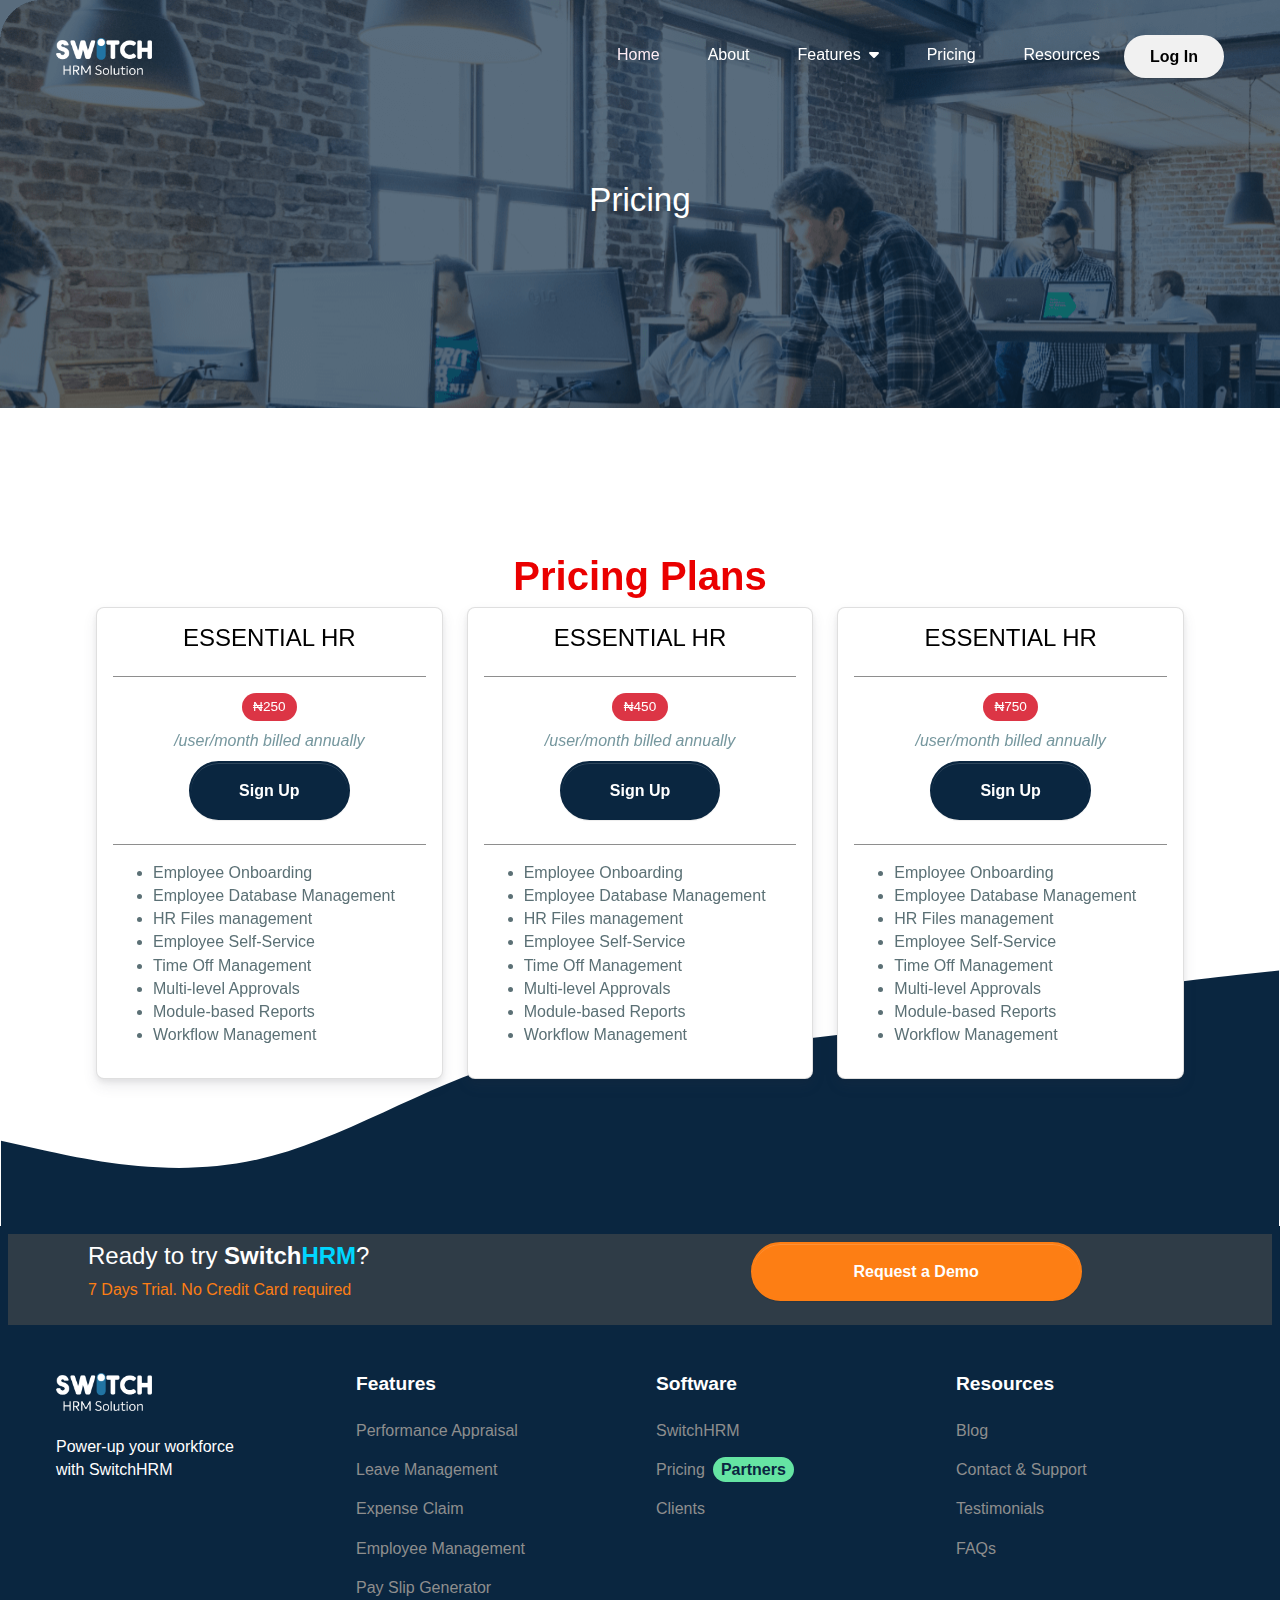
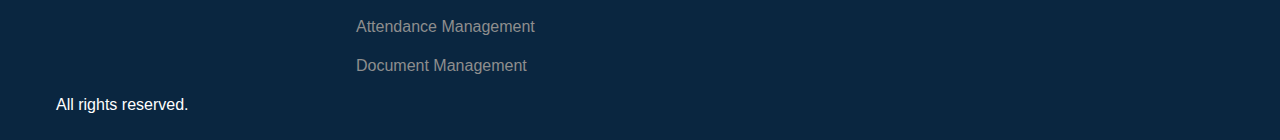
<file: pricing.html>
<!DOCTYPE html>
<html lang="en-US" dir="ltr">

<head>
  <meta charset="utf-8">
  <meta http-equiv="X-UA-Compatible" content="IE=edge">
  <meta name="viewport" content="width=device-width, initial-scale=1">

  <title>SwitchHRM</title>

  <link rel="apple-touch-icon" sizes="180x180" href="assets/img/favicons/apple-touch-icon.png">
  <link rel="icon" type="image/png" sizes="32x32" href="assets/img/favicons/favicon-32x32.png">
  <link rel="icon" type="image/png" sizes="16x16" href="assets/img/favicons/favicon-16x16.png">
  <link rel="shortcut icon" type="image/x-icon" href="assets/img/favicons/favicon.ico">
  <meta name="theme-color" content="#ffffff">

  <link rel="preconnect" href="https://fonts.gstatic.com">
  <link href="https://fonts.googleapis.com/css2?family=Manrope:wght@200;300;400;500;600;700&amp;display=swap"
    rel="stylesheet">
  <link href="vendors/bootstrap/bootstrap.min.css" rel="stylesheet">
  <link href="vendors/prism/prism.css" rel="stylesheet">
  <link href="vendors/swiper/swiper-bundle.min.css" rel="stylesheet">
  <link href="assets/css/theme.css" rel="stylesheet" />

</head>


<body>
  <main class="main" id="top">
    <nav class="navbar navbar-expand-lg fixed-top navbar-dark" data-navbar-on-scroll="data-navbar-on-scroll">
      <div class="container"><a class="navbar-brand" href="index.html"><img src="assets/img/Logo.png" class="logo"
            alt="" /></a>
        <button class="navbar-toggler" type="button" data-bs-toggle="collapse" data-bs-target="#navbarSupportedContent"
          aria-controls="navbarSupportedContent" aria-expanded="false" aria-label="Toggle navigation"><i
            class="fa-solid fa-bars text-white fs-3"></i></button>
        <div class="collapse navbar-collapse" id="navbarSupportedContent">
          <ul class="navbar-nav ms-auto mt-2 mt-lg-0">
            <li class="nav-item"><a class="nav-link active" aria-current="page" href="index.html">Home</a></li>
            <li class="nav-item"><a class="nav-link" aria-current="page" href="#">About</a></li>
            <li class="nav-item"><a class="nav-link" aria-current="page" href="#">Features<i
                  class="fa-solid fa-caret-down ms-2"></i></a></li>
            <li class="nav-item"><a class="nav-link" aria-current="page" href="#">Pricing</a></li>
            <li class="nav-item"><a class="nav-link" aria-current="page" href="#">Resources</a></li>
            <li class="nav-item mt-2 mt-lg-0"><a class="nav-link btn btn-light text-black w-md-25 w-50 w-lg-100"
                aria-current="page" href="#">Log In</a></li>
          </ul>
        </div>
      </div>
    </nav>



    <section class="page-header">
      <div class="overlay"></div>
      <div class="container">
        <div class="row align-items-center py-lg-8 py-6">
          <h2 class="text-center text-white">Pricing</h2>
        </div>
      </div>
    </section>

  </main>





  <section class="px-0"
    style="background: url('assets/img/waves/wave1.svg'); background-repeat: no-repeat; background-position: bottom; background-size: contain;">
    <div class="container-fluid p-lg-5 p-2 overflow-hidden rounded-1">
      <div class="px-lg-5 p-2 position-relative">
        <h1 class="features-header text-center">Pricing Plans</h1>
        <div class="row gx-4 gy-4">
          <div class="col-md-4">
            <div class="card bg-white p-3 shadow pricing-card">
              <div class="">
                <h4 class="text-center">ESSENTIAL HR</h4>
              </div>
              <hr>
              <div class="text-center">
                <div class="card-price d-flex align-items-center justify-content-center px-4">
                  <h6 class="badge bg-danger d-flex">₦250</h6>
                </div>

                <i class="text-muted">/user/month billed annually</i>
                <button class="btn btn-dark my-2">Sign Up</button>
              </div>
              <hr>
              <div class="">
                <ul>
                  <li>Employee Onboarding</li>
                  <li>Employee Database Management</li>
                  <li>HR Files management</li>
                  <li>Employee Self-Service</li>
                  <li>Time Off Management</li>
                  <li>Multi-level Approvals</li>
                  <li>Module-based Reports</li>
                  <li>Workflow Management</li>
                </ul>
              </div>
            </div>
          </div>
          <div class="col-md-4">
            <div class="card bg-white p-3 shadow pricing-card">
              <div class="">
                <h4 class="text-center">ESSENTIAL HR</h4>
              </div>
              <hr>
              <div class="text-center">
                <div class="card-price d-flex align-items-center justify-content-center px-4">
                  <h6 class="badge bg-danger d-flex">₦450</h6>
                </div>

                <i class="text-muted">/user/month billed annually</i>
                <button class="btn btn-dark my-2">Sign Up</button>
              </div>
              <hr>
              <div class="">
                <ul>
                  <li>Employee Onboarding</li>
                  <li>Employee Database Management</li>
                  <li>HR Files management</li>
                  <li>Employee Self-Service</li>
                  <li>Time Off Management</li>
                  <li>Multi-level Approvals</li>
                  <li>Module-based Reports</li>
                  <li>Workflow Management</li>
                </ul>
              </div>
            </div>
          </div>
          <div class="col-md-4">
            <div class="card bg-white p-3 shadow pricing-card">
              <div class="">
                <h4 class="text-center">ESSENTIAL HR</h4>
              </div>
              <hr>
              <div class="text-center">
                <div class="card-price d-flex align-items-center justify-content-center px-4">
                  <h6 class="badge bg-danger d-flex">₦750</h6>
                </div>

                <i class="text-muted">/user/month billed annually</i>
                <button class="btn btn-dark my-2">Sign Up</button>
              </div>
              <hr>
              <div class="">
                <ul>
                  <li>Employee Onboarding</li>
                  <li>Employee Database Management</li>
                  <li>HR Files management</li>
                  <li>Employee Self-Service</li>
                  <li>Time Off Management</li>
                  <li>Multi-level Approvals</li>
                  <li>Module-based Reports</li>
                  <li>Workflow Management</li>
                </ul>
              </div>
            </div>
          </div>
        </div>
      </div>
  </section>



  <footer class="p-2 bg-dark text-white">
    <section class="py-2 d-flex align-items-center" style="background-color: rgb(47, 60, 71);">
      <div class="container px-lg-5">
        <div class="row">
          <div class="col-md-7">
            <h4 class="text-white">Ready to try <span id="switchHRM-text">Switch<span id="HRM-text">HRM</span></span>?
            </h4>
            <p class="text-warning">7 Days Trial. No Credit Card required</p>
          </div>
          <div class="col-md-5">
            <button class="btn btn-warning text-white mb-3 w-75">Request a Demo</button>
          </div>
        </div>
      </div>
    </section>
    <div class="container">
      <div class="row justify-content-between">
        <div class="col-lg-3 col-sm-12">
          <a class="navbar-brand" href="index.html">
            <img src="assets/img/Logo.png" class="logo img-fluid mt-5 mb-4" src="assets/img/black-logo.png" alt="" />
          </a>
          <p class="w-lg-75 text-gray">Power-up your workforce with SwitchHRM</p>
        </div>
        <div class="col-lg-3 col-sm-4">
          <h3 class="fw-bold fs-1 mt-5 mb-4 text-white">Features</h3>
          <ul class="list-unstyled">
            <li class="my-3"><a href="#">Performance Appraisal</a></li>
            <li class="my-3"><a href="#">Leave Management</a></li>
            <li class="my-3"><a href="#">Expense Claim</a></li>
            <li class="my-3"><a href="#">Employee Management</a></li>
            <li class="my-3"><a href="#">Pay Slip Generator</a></li>
            <li class="my-3"><a href="#">Attendance Management</a></li>
            <li class="my-3"><a href="#">Document Management</a></li>
            <li class="my-3"><a href="#"></a></li>
          </ul>
        </div>
        <div class="col-lg-3 col-sm-4">
          <h3 class="fw-bold fs-1 mt-5 mb-4 text-white">Software</h3>
          <ul class="list-unstyled">
            <li class="my-3"><a href="#">SwitchHRM</a></li>
            <li class="my-3"><a href="#">Pricing</a><span
                class="py-1 px-2 rounded-2 bg-success fw-bold text-dark ms-2">Partners</span></li>
            <li class="my-3"><a href="#">Clients</a></li>
          </ul>
        </div>
        <div class="col-lg-3 col-sm-4">
          <h3 class="fw-bold fs-1 mt-5 mb-4 text-white">Resources</h3>
          <ul class="list-unstyled">
            <li class="mb-3"><a href="#">Blog</a></li>
            <li class="mb-3"><a href="#">Contact & Support</a></li>
            <li class="mb-3"><a href="#">Testimonials</a></li>
            <li class="mb-3"><a href="faq.html">FAQs</a></li>
          </ul>
        </div>
      </div>
      <p class="text-gray">All rights reserved.</p>
    </div>
    <!-- end of .container-->

  </footer>


  <script src="vendors/jquery/jquery.js"></script>
  <script src="vendors/popper/popper.min.js"></script>
  <script src="vendors/bootstrap/bootstrap.min.js"></script>
  <script src="vendors/anchorjs/anchor.min.js"></script>
  <script src="vendors/is/is.min.js"></script>
  <script src="vendors/fontawesome/all.min.js"></script>
  <script src="vendors/lodash/lodash.min.js"></script>
  <script src="https://polyfill.io/v3/polyfill.min.js?features=window.scroll"></script>
  <script src="vendors/prism/prism.js"></script>
  <script src="vendors/swiper/swiper-bundle.min.js"></script>
  <script src="vendors/typed.js/typed.min.js"></script>
  <script src="assets/js/theme.js"></script>

</body>

</html>
</file>
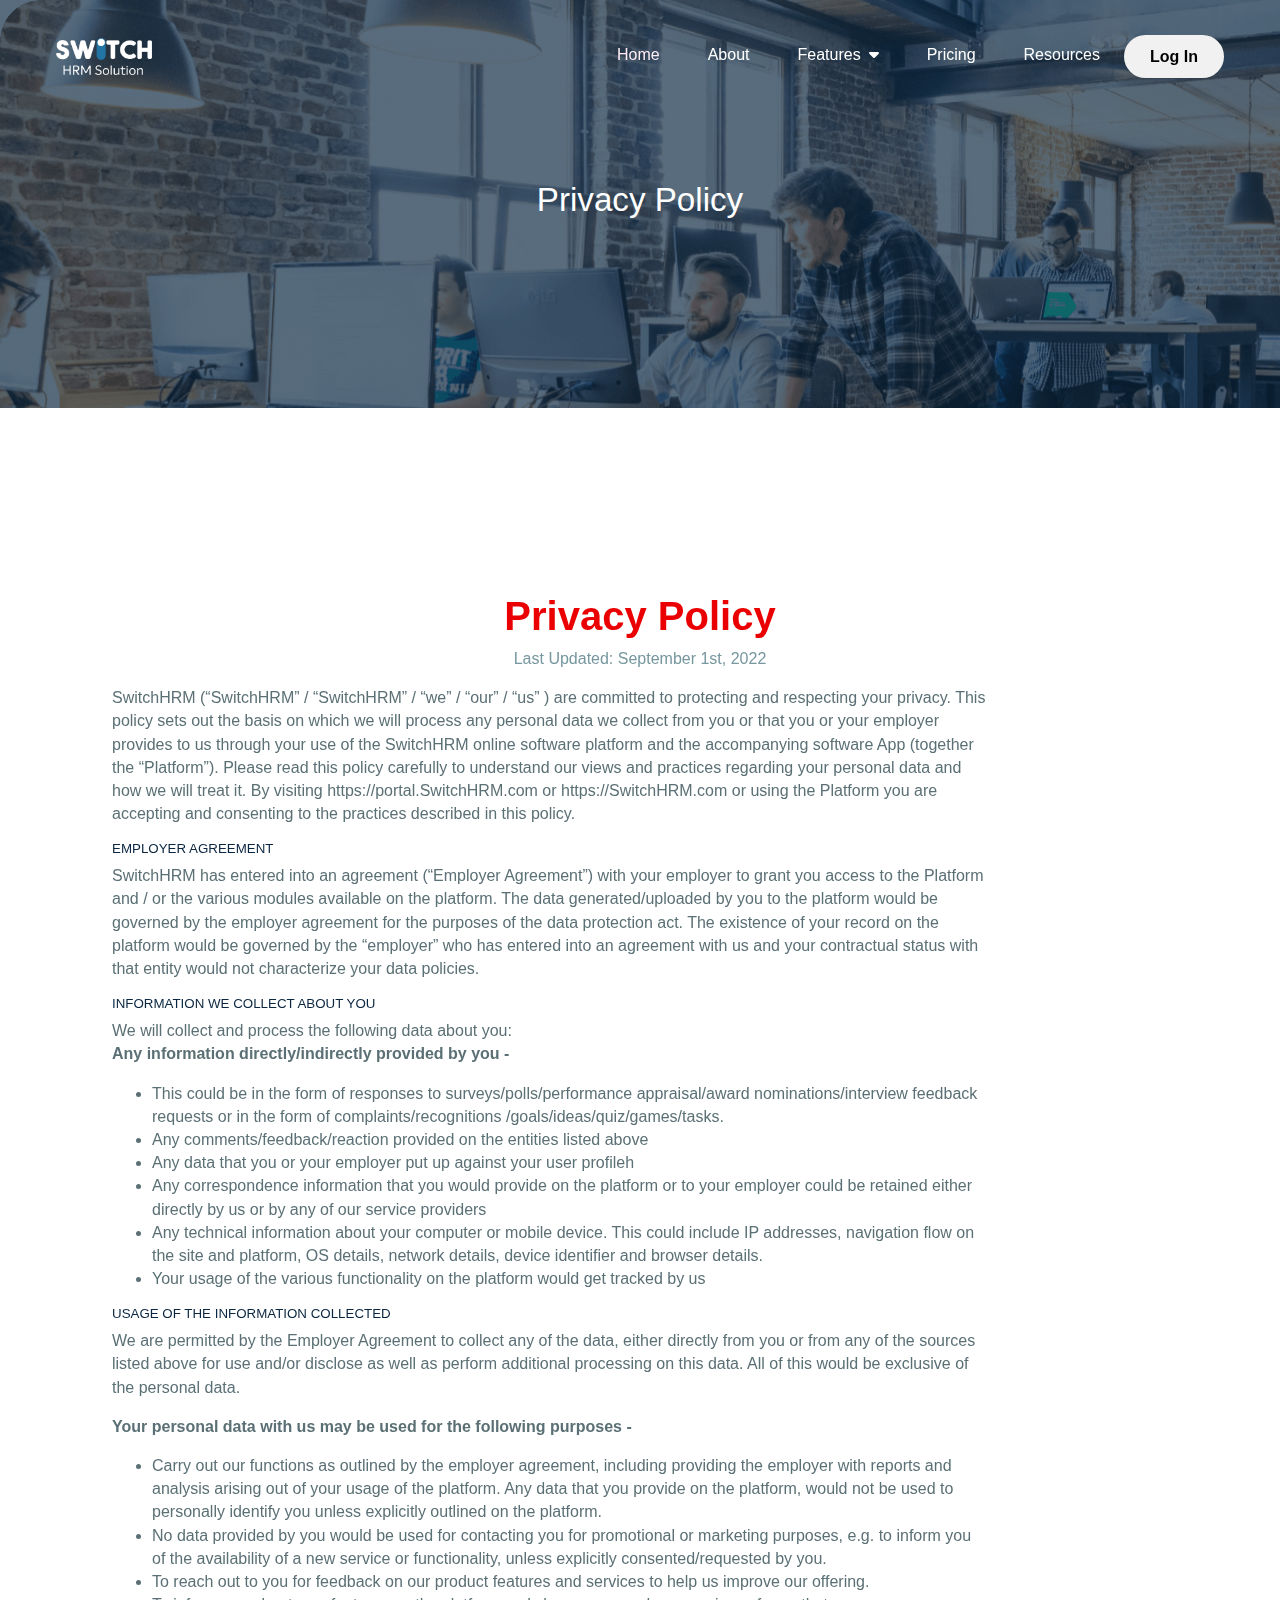
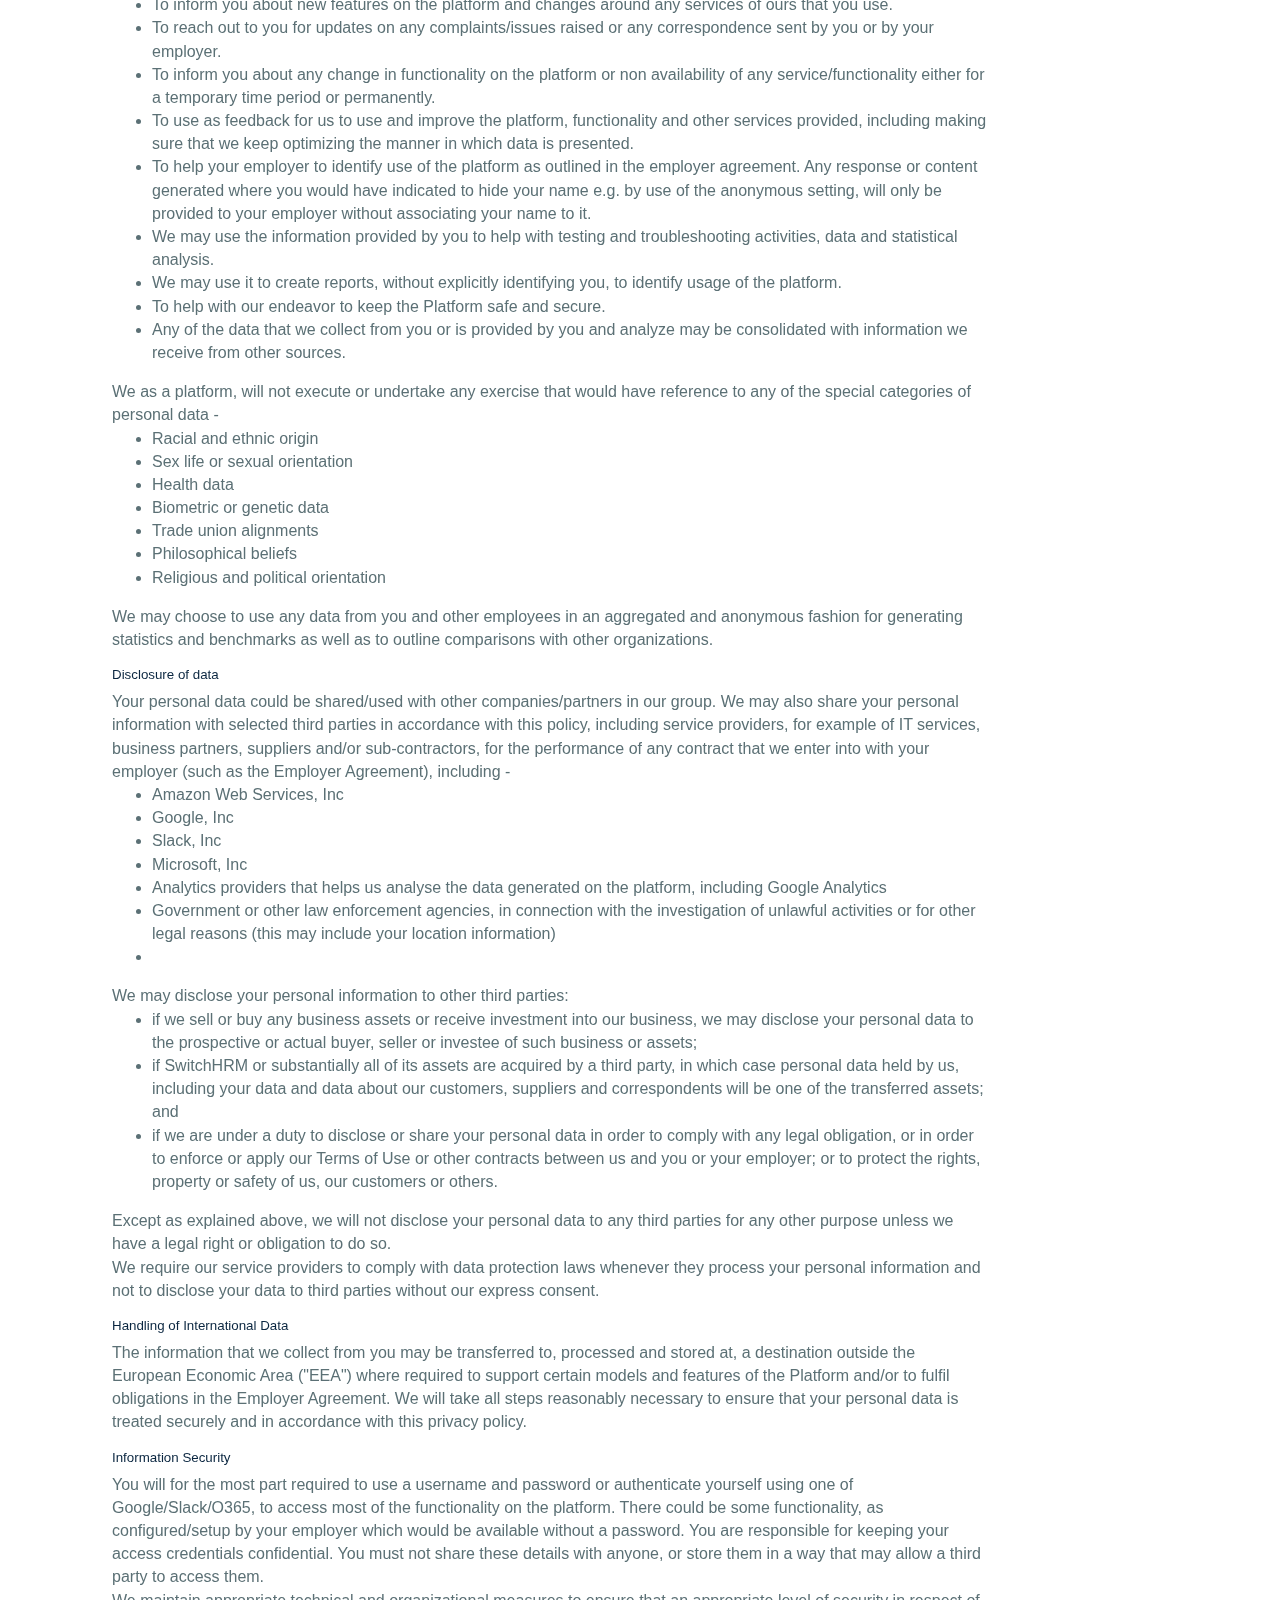
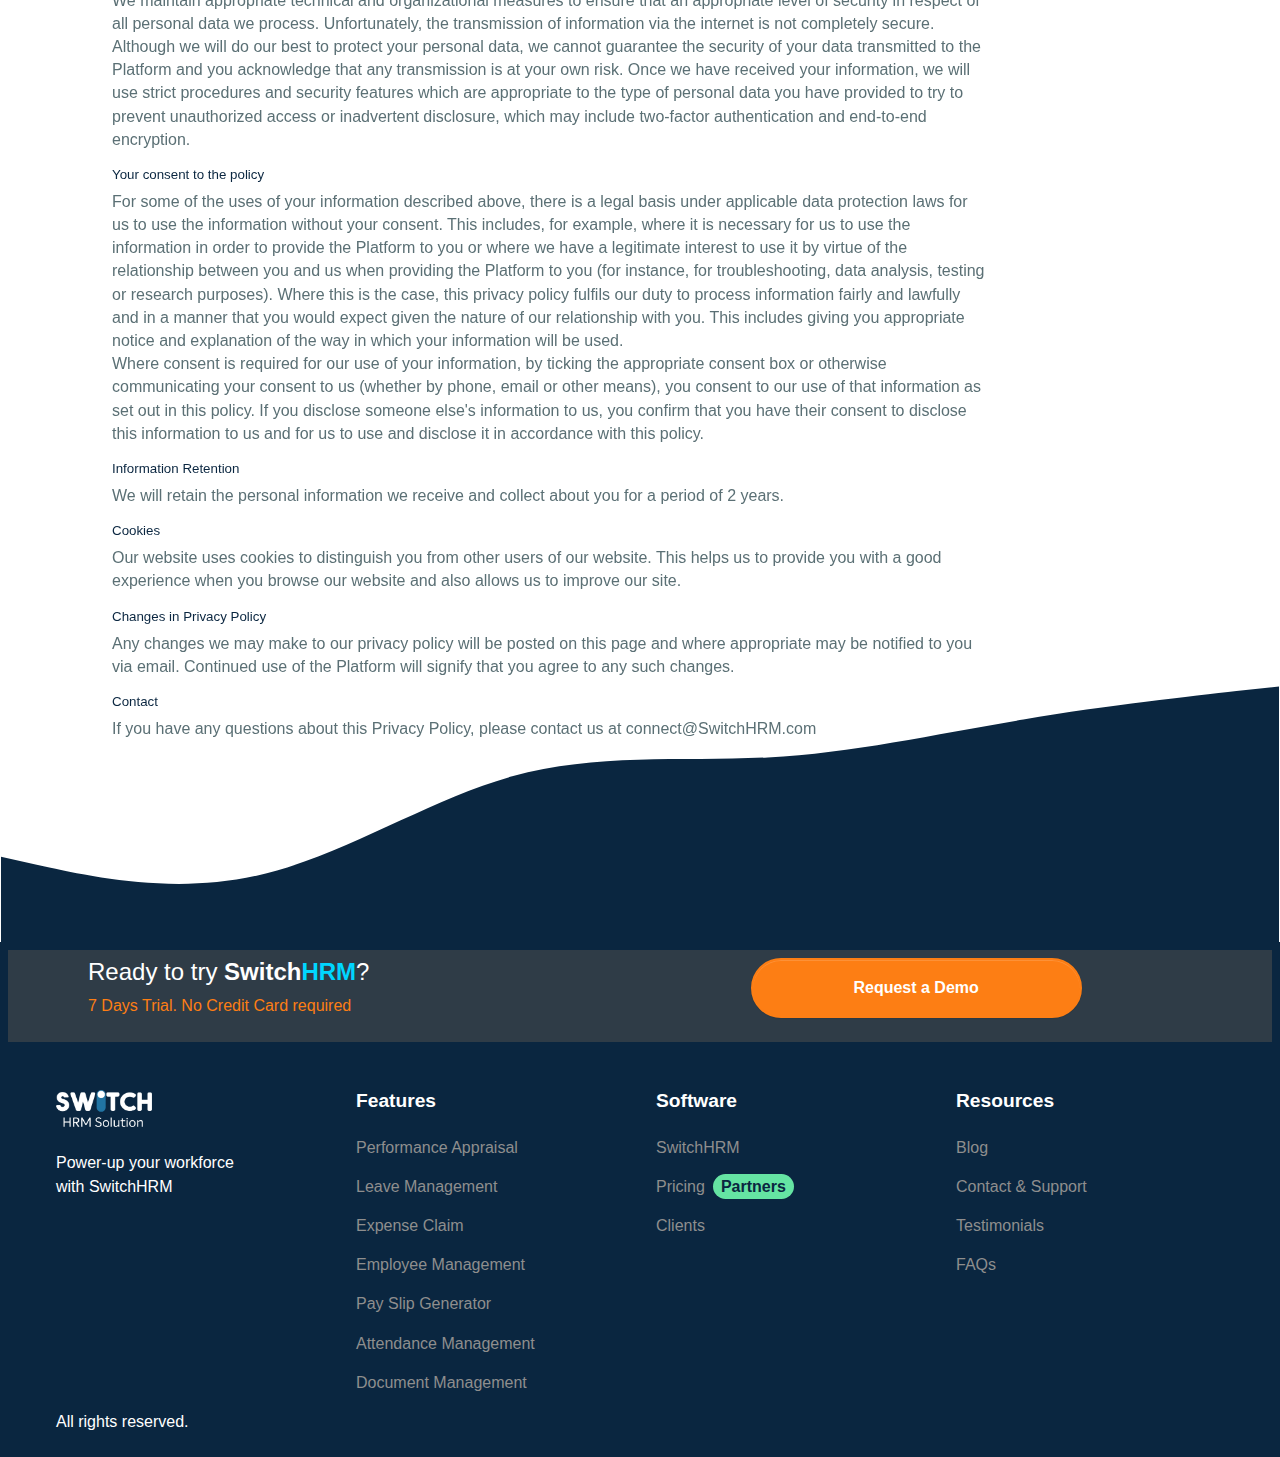
<file: privacy.html>
<!DOCTYPE html>
<html lang="en-US" dir="ltr">

<head>
  <meta charset="utf-8">
  <meta http-equiv="X-UA-Compatible" content="IE=edge">
  <meta name="viewport" content="width=device-width, initial-scale=1">

  <title>SwitchHRM</title>

  <link rel="apple-touch-icon" sizes="180x180" href="assets/img/favicons/apple-touch-icon.png">
  <link rel="icon" type="image/png" sizes="32x32" href="assets/img/favicons/favicon-32x32.png">
  <link rel="icon" type="image/png" sizes="16x16" href="assets/img/favicons/favicon-16x16.png">
  <link rel="shortcut icon" type="image/x-icon" href="assets/img/favicons/favicon.ico">
  <meta name="theme-color" content="#ffffff">

  <link rel="preconnect" href="https://fonts.gstatic.com">
  <link href="https://fonts.googleapis.com/css2?family=Manrope:wght@200;300;400;500;600;700&amp;display=swap"
    rel="stylesheet">
  <link href="vendors/bootstrap/bootstrap.min.css" rel="stylesheet">
  <link href="vendors/prism/prism.css" rel="stylesheet">
  <link href="vendors/swiper/swiper-bundle.min.css" rel="stylesheet">
  <link href="assets/css/theme.css" rel="stylesheet" />

</head>


<body>
  <main class="main" id="top">
    <nav class="navbar navbar-expand-lg fixed-top navbar-dark" data-navbar-on-scroll="data-navbar-on-scroll">
      <div class="container"><a class="navbar-brand" href="index.html"><img src="assets/img/Logo.png" class="logo"
            alt="" /></a>
        <button class="navbar-toggler" type="button" data-bs-toggle="collapse" data-bs-target="#navbarSupportedContent"
          aria-controls="navbarSupportedContent" aria-expanded="false" aria-label="Toggle navigation"><i
            class="fa-solid fa-bars text-white fs-3"></i></button>
        <div class="collapse navbar-collapse" id="navbarSupportedContent">
          <ul class="navbar-nav ms-auto mt-2 mt-lg-0">
            <li class="nav-item"><a class="nav-link active" aria-current="page" href="index.html">Home</a></li>
            <li class="nav-item"><a class="nav-link" aria-current="page" href="#">About</a></li>
            <li class="nav-item"><a class="nav-link" aria-current="page" href="#">Features<i
                  class="fa-solid fa-caret-down ms-2"></i></a></li>
            <li class="nav-item"><a class="nav-link" aria-current="page" href="#">Pricing</a></li>
            <li class="nav-item"><a class="nav-link" aria-current="page" href="#">Resources</a></li>
            <li class="nav-item mt-2 mt-lg-0"><a class="nav-link btn btn-light text-black w-md-25 w-50 w-lg-100"
                aria-current="page" href="#">Log In</a></li>
          </ul>
        </div>
      </div>
    </nav>



    <section class="page-header">
      <div class="overlay"></div>
      <div class="container">
        <div class="row align-items-center py-lg-8 py-6">
          <h2 class="text-center text-white">Privacy Policy</h2>
        </div>
      </div>
    </section>

  </main>

  <section class="px-0"
    style="background: url('assets/img/waves/wave1.svg'); background-repeat: no-repeat; background-position: bottom; background-size: contain;">
    <div class="container-fluid p-lg-5 p-2 overflow-hidden rounded-1">
      <div class="px-lg-5 p-5 position-relative">
        <h1 class="features-header text-center">Privacy Policy</h1>
        <p class="text-muted text-center">Last Updated: September 1st, 2022</p>
        <div class="row mx-auto">
          <div class="col-md-10">
            <p class="">
              SwitchHRM (“SwitchHRM” / “SwitchHRM” / “we” / “our” / “us” ) are committed to protecting and respecting
              your privacy. This policy sets out the basis on which we will process any personal data we collect from
              you or that you or your employer provides to us through your use of the SwitchHRM online software platform
              and the accompanying software App (together the “Platform”). Please read this policy carefully to
              understand our views and practices regarding your personal data and how we will treat it. By visiting
              https://portal.SwitchHRM.com or https://SwitchHRM.com or using the Platform you are accepting and
              consenting to the practices described in this policy.
            </p>

            <h6 class="text-dark">EMPLOYER AGREEMENT</h6>
            <p>
              ‍SwitchHRM has entered into an agreement (“Employer Agreement”) with your employer to grant you access to
              the Platform and / or the various modules available on the platform. The data generated/uploaded by you to
              the platform would be governed by the employer agreement for the purposes of the data protection act. The
              existence of your record on the platform would be governed by the “employer” who has entered into an
              agreement with us and your contractual status with that entity would not characterize your data policies.
            </p>

            <h6 class="text-dark">INFORMATION WE COLLECT ABOUT YOU</h6>
            <span>We will collect and process the following data about you:</span>
            <p>
              <b>Any information directly/indirectly provided by you -</b><br>
            <ul>
              <li>This could be in the form of responses to surveys/polls/performance appraisal/award
                nominations/interview feedback requests or in the form of complaints/recognitions
                /goals/ideas/quiz/games/tasks.</li>
              <li>Any comments/feedback/reaction provided on the entities listed above</li>
              <li>Any data that you or your employer put up against your user profileh</li>
              <li>Any correspondence information that you would provide on the platform or to your employer could be
                retained either directly by us or by any of our service providers</li>
              <li>Any technical information about your computer or mobile device. This could include IP addresses,
                navigation flow on the site and platform, OS details, network details, device identifier and browser
                details.</li>
              <li>Your usage of the various functionality on the platform would get tracked by us</li>
            </ul>
            </p>
            <h6 class="text-dark">USAGE OF THE INFORMATION COLLECTED</h6>
            <p>
              ‍We are permitted by the Employer Agreement to collect any of the data, either directly from you or from
              any of the sources listed above for use and/or disclose as well as perform additional processing on this
              data. All of this would be exclusive of the personal data.
            </p>
            <p>
              <b>Your personal data with us may be used for the following purposes -</b>
            <ul>
              <li>Carry out our functions as outlined by the employer agreement, including providing the employer with
                reports and analysis arising out of your usage of the platform. Any data that you provide on the
                platform, would not be used to personally identify you unless explicitly outlined on the platform.</li>
              <li>No data provided by you would be used for contacting you for promotional or marketing purposes, e.g.
                to inform you of the availability of a new service or functionality, unless explicitly
                consented/requested by you.</li>
              <li>To reach out to you for feedback on our product features and services to help us improve our offering.
              </li>
              <li>To inform you about new features on the platform and changes around any services of ours that you use.
              </li>
              <li>To reach out to you for updates on any complaints/issues raised or any correspondence sent by you or
                by your employer.</li>
              <li>To inform you about any change in functionality on the platform or non availability of any
                service/functionality either for a temporary time period or permanently.</li>
              <li>To use as feedback for us to use and improve the platform, functionality and other services provided,
                including making sure that we keep optimizing the manner in which data is presented.</li>
              <li>To help your employer to identify use of the platform as outlined in the employer agreement. Any
                response or content generated where you would have indicated to hide your name e.g. by use of the
                anonymous setting, will only be provided to your employer without associating your name to it.</li>
              <li>We may use the information provided by you to help with testing and troubleshooting activities, data
                and statistical analysis.</li>
              <li> We may use it to create reports, without explicitly identifying you, to identify usage of the
                platform.</li>
              <li>To help with our endeavor to keep the Platform safe and secure.</li>
              <li>Any of the data that we collect from you or is provided by you and analyze may be consolidated with
                information we receive from other sources.</li>
            </ul>
            We as a platform, will not execute or undertake any exercise that would have reference to any of the special
            categories of personal data -
            <ul>
              <li>Racial and ethnic origin</li>
              <li>Sex life or sexual orientation</li>
              <li>Health data</li>
              <li>Biometric or genetic data</li>
              <li>Trade union alignments</li>
              <li>Philosophical beliefs</li>
              <li>Religious and political orientation</li>
            </ul>
            We may choose to use any data from you and other employees in an aggregated and anonymous fashion for
            generating statistics and benchmarks as well as to outline comparisons with other organizations.
            </p>

            <p>
            <h6 class="text-dark">‍Disclosure of data</h6>
            ‍Your personal data could be shared/used with other companies/partners in our group. We may also share your
            personal information with selected third parties in accordance with this policy, including service
            providers, for example of IT services, business partners, suppliers and/or sub-contractors, for the
            performance of any contract that we enter into with your employer (such as the Employer Agreement),
            including -‍
            <ul>
              <li>Amazon Web Services, Inc</li>
              <li>Google, Inc</li>
              <li>Slack, Inc</li>
              <li>Microsoft, Inc</li>
              <li>Analytics providers that helps us analyse the data generated on the platform, including Google
                Analytics</li>
              <li>Government or other law enforcement agencies, in connection with the investigation of unlawful
                activities or for other legal reasons (this may include your location information)</li>
              <li></li>
            </ul>
            We may disclose your personal information to other third parties:
            <ul>
              <li>if we sell or buy any business assets or receive investment into our business, we may disclose your
                personal data to the prospective or actual buyer, seller or investee of such business or assets;</li>
              <li>if SwitchHRM or substantially all of its assets are acquired by a third party, in which case personal
                data held by us, including your data and data about our customers, suppliers and correspondents will be
                one of the transferred assets; and</li>
              <li>if we are under a duty to disclose or share your personal data in order to comply with any legal
                obligation, or in order to enforce or apply our Terms of Use or other contracts between us and you or
                your employer; or to protect the rights, property or safety of us, our customers or others.</li>
            </ul>
            Except as explained above, we will not disclose your personal data to any third parties for any other
            purpose unless we have a legal right or obligation to do so.
            <br>
            We require our service providers to comply with data protection laws whenever they process your personal
            information and not to disclose your data to third parties without our express consent.
            </p>

            <p>
            <h6 class="text-dark">
              Handling of International Data
            </h6>
            ‍The information that we collect from you may be transferred to, processed and stored at, a destination
            outside the European Economic Area ("EEA") where required to support certain models and features of the
            Platform and/or to fulfil obligations in the Employer Agreement.

            We will take all steps reasonably necessary to ensure that your personal data is treated securely and in
            accordance with this privacy policy.
            </p>









            <p>
            <h6 class="text-dark">Information Security </h6>
            ‍You will for the most part required to use a username and password or authenticate yourself using one of
            Google/Slack/O365, to access most of the functionality on the platform. There could be some functionality,
            as configured/setup by your employer which would be available without a password. You are responsible for
            keeping your access credentials confidential. You must not share these details with anyone, or store them in
            a way that may allow a third party to access them.
            <br>
            We maintain appropriate technical and organizational measures to ensure that an appropriate level of
            security in respect of all personal data we process. Unfortunately, the transmission of information via the
            internet is not completely secure. Although we will do our best to protect your personal data, we cannot
            guarantee the security of your data transmitted to the Platform and you acknowledge that any transmission is
            at your own risk. Once we have received your information, we will use strict procedures and security
            features which are appropriate to the type of personal data you have provided to try to prevent unauthorized
            access or inadvertent disclosure, which may include two-factor authentication and end-to-end encryption.

            </p>


            <p>
            <h6 class="text-dark">Your consent to the policy</h6>
            ‍For some of the uses of your information described above, there is a legal basis under applicable data
            protection laws for us to use the information without your consent. This includes, for example, where it is
            necessary for us to use the information in order to provide the Platform to you or where we have a
            legitimate interest to use it by virtue of the relationship between you and us when providing the Platform
            to you (for instance, for troubleshooting, data analysis, testing or research purposes). Where this is the
            case, this privacy policy fulfils our duty to process information fairly and lawfully and in a manner that
            you would expect given the nature of our relationship with you. This includes giving you appropriate notice
            and explanation of the way in which your information will be used.
            <br>
            Where consent is required for our use of your information, by ticking the appropriate consent box or
            otherwise communicating your consent to us (whether by phone, email or other means), you consent to our use
            of that information as set out in this policy. If you disclose someone else's information to us, you confirm
            that you have their consent to disclose this information to us and for us to use and disclose it in
            accordance with this policy.
            </p>


            <p>
            <h6 class="text-dark">
              Information Retention
            </h6>
            ‍We will retain the personal information we receive and collect about you for a period of 2 years.
            </p>


            <p>
            <h6 class="text-dark">‍Cookies</h6>
            ‍Our website uses cookies to distinguish you from other users of our website. This helps us to provide you
            with a good experience when you browse our website and also allows us to improve our site.
            </p>

            <p>
            <h6 class="text-dark">Changes in Privacy Policy</h6>
            ‍Any changes we may make to our privacy policy will be posted on this page and where appropriate may be
            notified to you via email. Continued use of the Platform will signify that you agree to any such changes.
            </p>

            <p>
            <h6 class="text-dark">‍Contact</h6>
            ‍If you have any questions about this Privacy Policy, please contact us at connect@SwitchHRM.com
            </p>






          </div>

        </div>
      </div>
    </div>
  </section>




  <footer class="p-2 bg-dark text-white">
    <section class="py-2 d-flex align-items-center" style="background-color: rgb(47, 60, 71);">
      <div class="container px-lg-5">
        <div class="row">
          <div class="col-md-7">
            <h4 class="text-white">Ready to try <span id="switchHRM-text">Switch<span id="HRM-text">HRM</span></span>?
            </h4>
            <p class="text-warning">7 Days Trial. No Credit Card required</p>
          </div>
          <div class="col-md-5">
            <button class="btn btn-warning text-white mb-3 w-75">Request a Demo</button>
          </div>
        </div>
      </div>
    </section>
    <div class="container">
      <div class="row justify-content-between">
        <div class="col-lg-3 col-sm-12">
          <a class="navbar-brand" href="index.html">
            <img src="assets/img/Logo.png" class="logo img-fluid mt-5 mb-4" src="assets/img/black-logo.png" alt="" />
          </a>
          <p class="w-lg-75 text-gray">Power-up your workforce with SwitchHRM</p>
        </div>
        <div class="col-lg-3 col-sm-4">
          <h3 class="fw-bold fs-1 mt-5 mb-4 text-white">Features</h3>
          <ul class="list-unstyled">
            <li class="my-3"><a href="#">Performance Appraisal</a></li>
            <li class="my-3"><a href="#">Leave Management</a></li>
            <li class="my-3"><a href="#">Expense Claim</a></li>
            <li class="my-3"><a href="#">Employee Management</a></li>
            <li class="my-3"><a href="#">Pay Slip Generator</a></li>
            <li class="my-3"><a href="#">Attendance Management</a></li>
            <li class="my-3"><a href="#">Document Management</a></li>
            <li class="my-3"><a href="#"></a></li>
          </ul>
        </div>
        <div class="col-lg-3 col-sm-4">
          <h3 class="fw-bold fs-1 mt-5 mb-4 text-white">Software</h3>
          <ul class="list-unstyled">
            <li class="my-3"><a href="#">SwitchHRM</a></li>
            <li class="my-3"><a href="#">Pricing</a><span
                class="py-1 px-2 rounded-2 bg-success fw-bold text-dark ms-2">Partners</span></li>
            <li class="my-3"><a href="#">Clients</a></li>
          </ul>
        </div>
        <div class="col-lg-3 col-sm-4">
          <h3 class="fw-bold fs-1 mt-5 mb-4 text-white">Resources</h3>
          <ul class="list-unstyled">
            <li class="mb-3"><a href="#">Blog</a></li>
            <li class="mb-3"><a href="#">Contact & Support</a></li>
            <li class="mb-3"><a href="#">Testimonials</a></li>
            <li class="mb-3"><a href="faq.html">FAQs</a></li>
          </ul>
        </div>
      </div>
      <p class="text-gray">All rights reserved.</p>
    </div>
    <!-- end of .container-->

  </footer>


  <script src="vendors/jquery/jquery.js"></script>
  <script src="vendors/popper/popper.min.js"></script>
  <script src="vendors/bootstrap/bootstrap.min.js"></script>
  <script src="vendors/anchorjs/anchor.min.js"></script>
  <script src="vendors/is/is.min.js"></script>
  <script src="vendors/fontawesome/all.min.js"></script>
  <script src="vendors/lodash/lodash.min.js"></script>
  <script src="https://polyfill.io/v3/polyfill.min.js?features=window.scroll"></script>
  <script src="vendors/prism/prism.js"></script>
  <script src="vendors/swiper/swiper-bundle.min.js"></script>
  <script src="vendors/typed.js/typed.min.js"></script>
  <script src="assets/js/theme.js"></script>

</body>

</html>
</file>
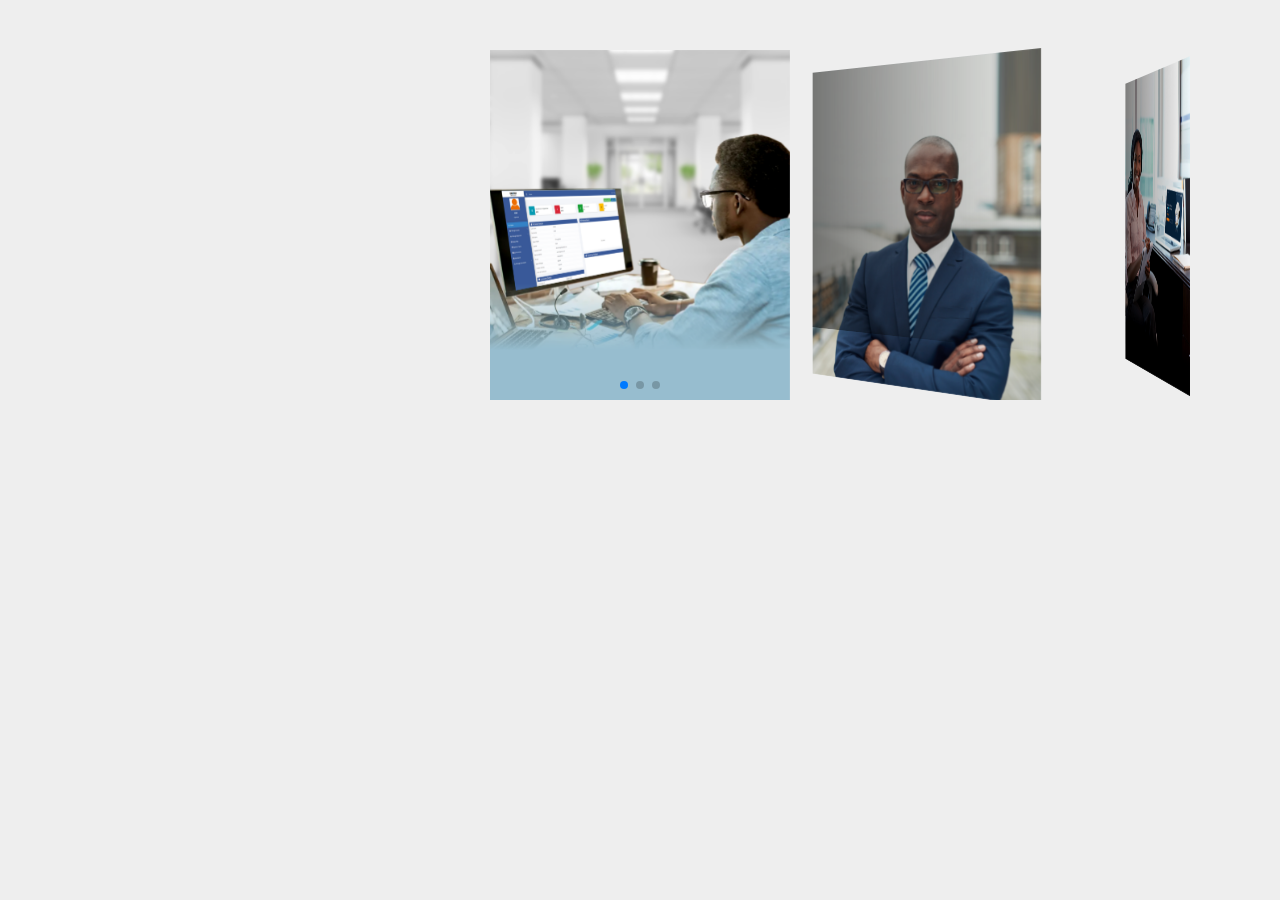
<file: swiper.html>
<!DOCTYPE html>
<html lang="en">
  <head>
    <meta charset="utf-8" />
    <title>Swiper demo</title>
    <meta
      name="viewport"
      content="width=device-width, initial-scale=1, minimum-scale=1, maximum-scale=1"
    />
    <!-- Link Swiper's CSS -->
    <link
      rel="stylesheet"
      href="https://cdn.jsdelivr.net/npm/swiper/swiper-bundle.min.css"
    />

    <!-- Demo styles -->
    <style>
      html,
      body {
        position: relative;
        height: 100%;
      }

      body {
        background: #eee;
        font-family: Helvetica Neue, Helvetica, Arial, sans-serif;
        font-size: 14px;
        color: #000;
        margin: 0;
        padding: 0;
      }

      .swiper {
        width: 100%;
        padding-top: 50px;
        padding-bottom: 50px;
      }

      .swiper-slide {
        background-position: center;
        background-size: cover;
        width: 300px;
        height: 300px;
      }

      .swiper-slide img {
        display: block;
        width: 100%;
      }
    </style>
  </head>

  <body>
    <!-- Swiper -->
    <div class="swiper mySwiper">
      <div class="swiper-wrapper">
        <div class="swiper-slide">
          <img src="assets/img/newGraphics/slide a.png" />
        </div>
        <div class="swiper-slide">
          <img src="assets/img/newGraphics/slide b.png" />
        </div>
        <div class="swiper-slide">
          <img src="assets/img/newGraphics/slide c.png" />
        </div>        
      </div>
      <div class="swiper-pagination"></div>
    </div>

    <!-- Swiper JS -->
    <script src="https://cdn.jsdelivr.net/npm/swiper/swiper-bundle.min.js"></script>

    <!-- Initialize Swiper -->
    <script>
      var swiper = new Swiper(".mySwiper", {
        effect: "coverflow",
        grabCursor: true,
        centeredSlides: true,
        slidesPerView: "auto",
        coverflowEffect: {
          rotate: 50,
          stretch: 0,
          depth: 100,
          modifier: 1,
          slideShadows: true,
        },
        pagination: {
          el: ".swiper-pagination",
        },
      });
    </script>
  </body>
</html>
</file>
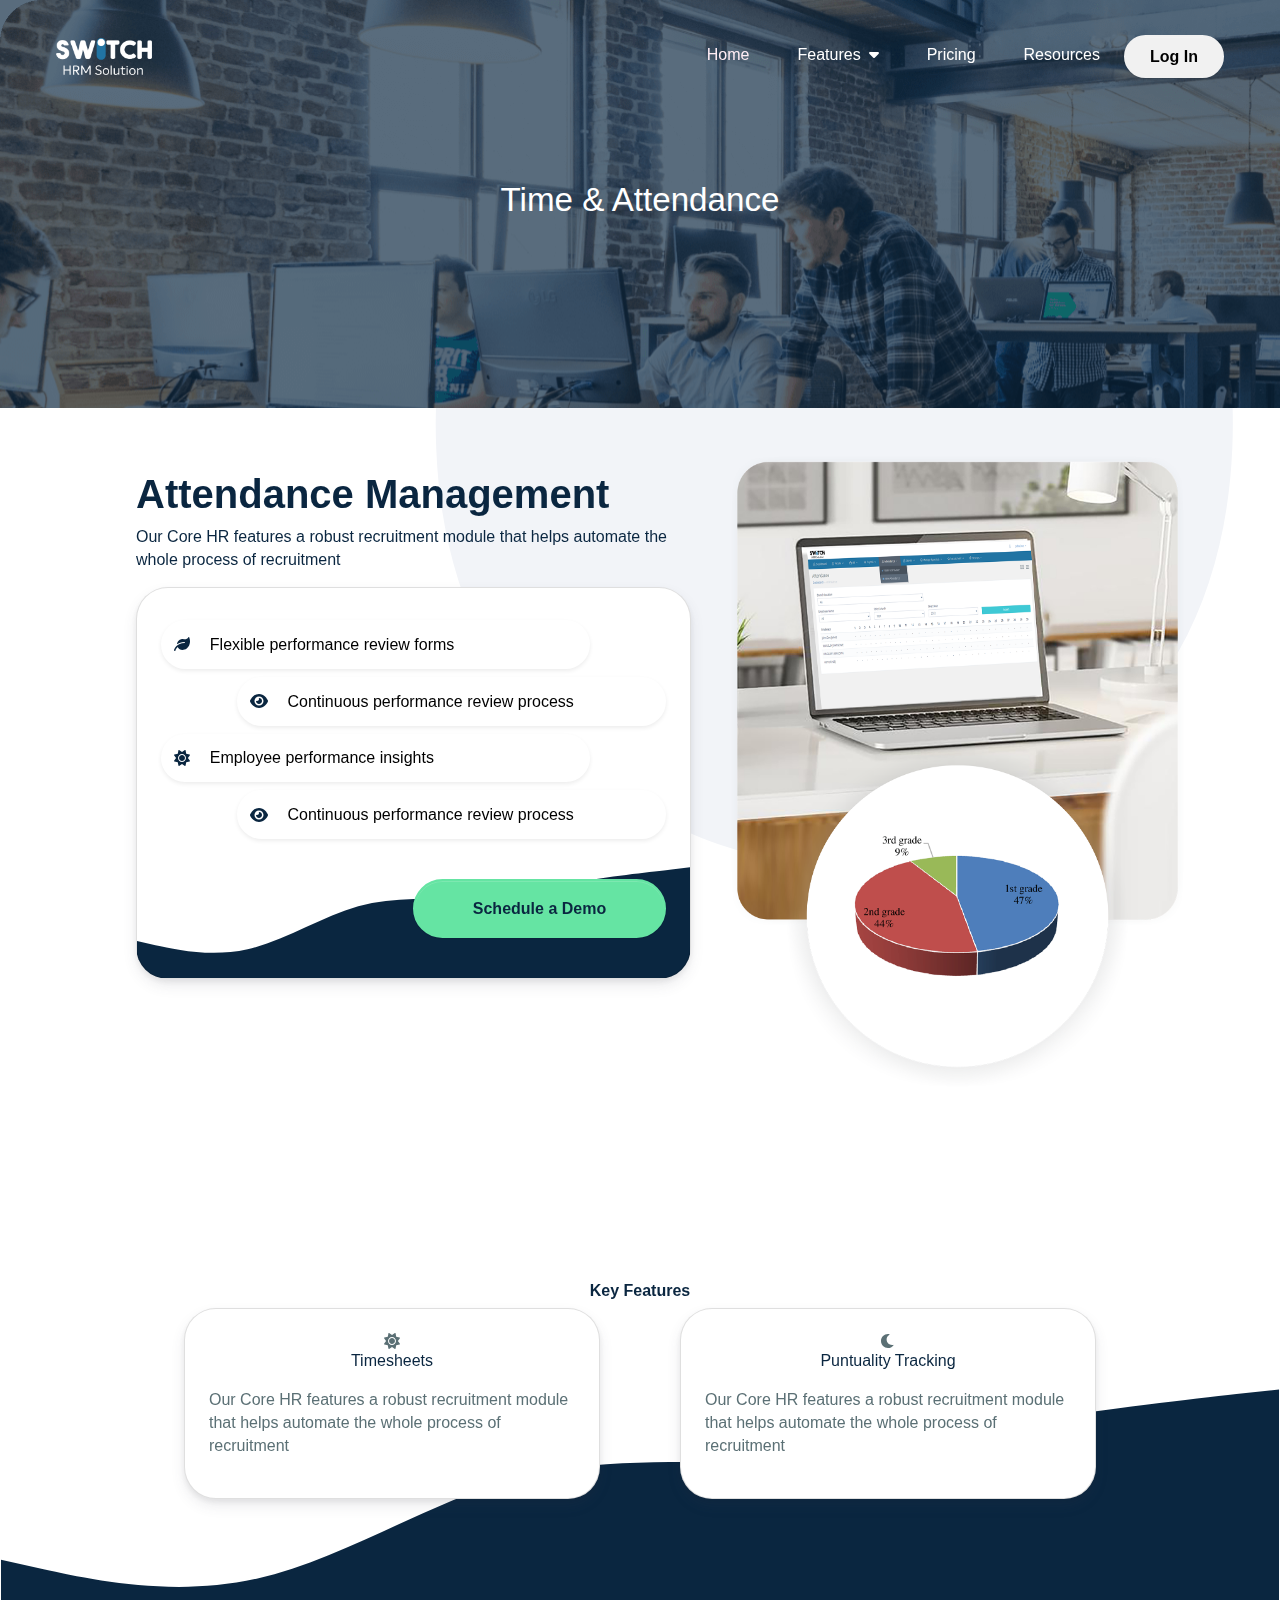
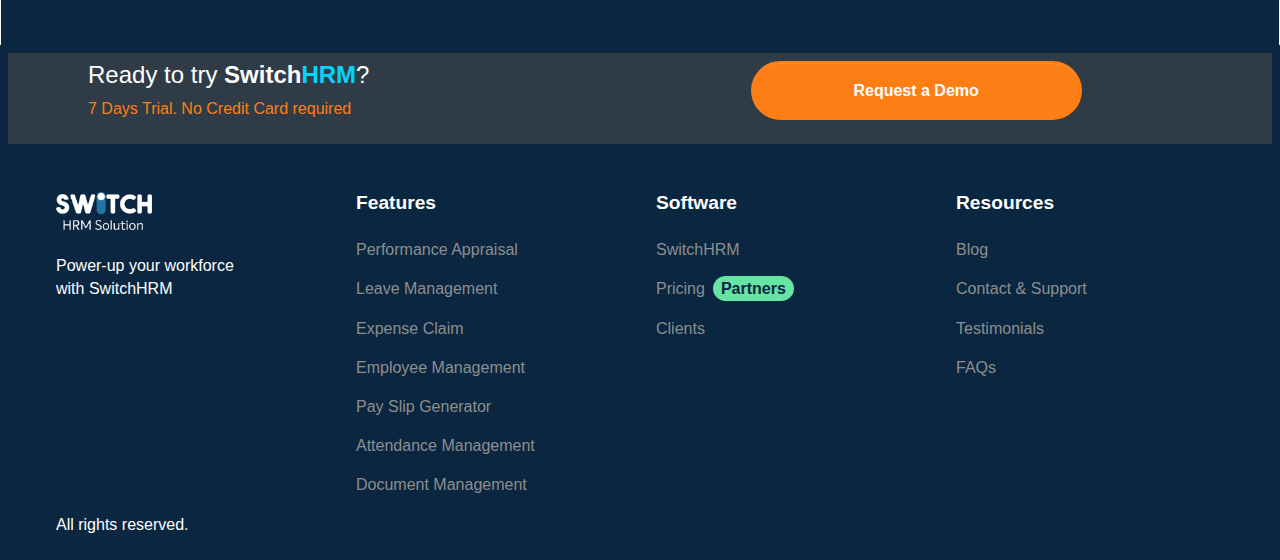
<file: time-and-attendance.html>
<!DOCTYPE html>
<html lang="en-US" dir="ltr">

<head>
  <meta charset="utf-8">
  <meta http-equiv="X-UA-Compatible" content="IE=edge">
  <meta name="viewport" content="width=device-width, initial-scale=1">

  <title>SwitchHRM</title>

  <link rel="apple-touch-icon" sizes="180x180" href="assets/img/favicons/apple-touch-icon.png">
  <link rel="icon" type="image/png" sizes="32x32" href="assets/img/favicons/favicon-32x32.png">
  <link rel="icon" type="image/png" sizes="16x16" href="assets/img/favicons/favicon-16x16.png">
  <link rel="shortcut icon" type="image/x-icon" href="assets/img/favicons/favicon.ico">
  <meta name="theme-color" content="#ffffff">

  <link rel="preconnect" href="https://fonts.gstatic.com">
  <link href="https://fonts.googleapis.com/css2?family=Manrope:wght@200;300;400;500;600;700&amp;display=swap"
    rel="stylesheet">
  <link href="vendors/bootstrap/bootstrap.min.css" rel="stylesheet">
  <link href="vendors/prism/prism.css" rel="stylesheet">
  <link href="vendors/swiper/swiper-bundle.min.css" rel="stylesheet">
  <link href="assets/css/theme.css" rel="stylesheet" />
</head>

<body>
  <main class="main" id="top">
    <nav class="navbar navbar-expand-lg fixed-top navbar-dark" data-navbar-on-scroll="data-navbar-on-scroll">
      <div class="container"><a class="navbar-brand" href="index.html"><img src="assets/img/Logo.png" class="logo"
            alt="" /></a>
        <button class="navbar-toggler" type="button" data-bs-toggle="collapse" data-bs-target="#navbarSupportedContent"
          aria-controls="navbarSupportedContent" aria-expanded="false" aria-label="Toggle navigation"><i
            class="fa-solid fa-bars text-white fs-3"></i></button>
        <div class="collapse navbar-collapse" id="navbarSupportedContent">
          <ul class="navbar-nav ms-auto mt-2 mt-lg-0">
            <li class="nav-item"><a class="nav-link active" aria-current="page" href="index.html">Home</a></li>
            <li class="nav-item"><a class="nav-link" aria-current="page" href="#">Features<i class="fa-solid fa-caret-down ms-2"></i></a></li>
            <li class="nav-item"><a class="nav-link" aria-current="page" href="#">Pricing</a></li>
            <li class="nav-item"><a class="nav-link" aria-current="page" href="#">Resources</a></li>
            <li class="nav-item mt-2 mt-lg-0"><a class="nav-link btn btn-light text-black w-md-25 w-50 w-lg-100"
                aria-current="page" href="#">Log In</a></li>
          </ul>
        </div>
      </div>
    </nav>

    <section class="page-header">
      <div class="overlay"></div>
      <div class="container">
        <div class="row align-items-center py-lg-8 py-6">
          <h2 class="text-center text-white">Time & Attendance</h2>
        </div>
      </div>
    </section>
  </main>

  <section class="p-0" id="attendance-management"
    style="background: url('assets/img/blobs/blob2.svg'); background-repeat: no-repeat; background-position: right top; background-size: contain;     background-attachment: fixed;">
    <div class="container-fluid p-lg-5 p-2 overflow-hidden rounded-1">
      <div class="px-lg-5 position-relative">
        <div class="d-flex flex-column-reverse flex-lg-row">
          <div class="col-lg-7 p-lg-3">
            <div class=" px-4">
              <h1 class="features-header text-dark">Attendance Management</h1> 
              <p class="text-dark">Our Core HR features a robust recruitment module that helps automate the whole process of recruitment</p> 
            </div> 
            <div class="card bg-white p-lg-4 mx-lg-4 p-2 rounded-5 shadow" style="background: url('assets/img/waves/wave1.svg'); background-repeat: no-repeat; background-position: bottom; background-size: contain;">
              <ul class="list-unstyled">
                <li class="fs-0 shadow-sm offer-list-item"><i
                    class="text-dark mr-2 fa-solid fa-leaf fs-0"></i><span>Flexible performance review
                    forms</span></li>
                <li class="fs-0 shadow-sm offer-list-item ms-auto"><i
                    class="text-dark mr-2 fa-solid fa-eye fs-0"></i><span>Continuous performance review
                    process</span></li>
                <li class="fs-0 shadow-sm offer-list-item"><i
                    class="text-dark mr-2 fa-solid fa-sun fs-0"></i><span>Employee performance insights</span>
                </li>
                <li class="fs-0 shadow-sm offer-list-item ms-auto"><i
                    class="text-dark mr-2 fa-solid fa-eye fs-0"></i><span>Continuous performance review
                    process</span></li>
              </ul>
              <button class="btn btn-success w-lg-50 ms-auto text-dark my-3">Schedule a Demo</button>
            </div>
          </div>
          <div class="col-lg-5 text-center text-lg-end"><img class="img-fluid" src="assets/img/newGraphics/attendance.png" alt="" />
          </div>
        </div>
      </div>
    </div>
  </section>

  <section class="px-lg-5" style="background: url('assets/img/waves/wave1.svg'); background-repeat: no-repeat; background-position: bottom; background-size: contain;">
    <div class="container-fluid px-lg-5 p-2 overflow-hidden rounded-1">
      <div class="px-lg-5 p-5 position-relative">
          <div class="row mx-auto">
            <h6 class="features-header text-dark text-center fs-0">Key Features</h6> 
              <div class="col-lg-12">
                <div class="row gy-4">
                  <div class="col-md-6">
                    <div class="card bg-white p-lg-4 mx-lg-4 p-2 rounded-5 shadow d-flex justify-content-center align-items-center" >
                      <i class="fa-solid fa-sun"></i>
                      <p class="text-dark">Timesheets</p>
                      <p>Our Core HR features a robust recruitment module that helps automate the whole process of recruitment</p>
                    </div>
                  </div>
                  <div class="col-md-6">
                    <div class="card bg-white p-lg-4 mx-lg-4 p-2 rounded-5 shadow d-flex justify-content-center align-items-center" >
                      <i class="fa-solid fa-moon"></i>
                      <p class="text-dark">Puntuality Tracking</p>
                      <p>Our Core HR features a robust recruitment module that helps automate the whole process of recruitment</p>
                    </div>
                  </div>
                </div>
              </div>
            </div>
      </div>
    </div>
  </section>


  <footer class="p-2 bg-dark text-white">
    <section class="py-2 d-flex align-items-center" style="background-color: rgb(47, 60, 71);">
      <div class="container px-lg-5">
        <div class="row">
          <div class="col-md-7">
            <h4 class="text-white">Ready to try <span id="switchHRM-text">Switch<span id="HRM-text">HRM</span></span>?
            </h4>
            <p class="text-warning">7 Days Trial. No Credit Card required</p>
          </div>
          <div class="col-md-5">
            <button class="btn btn-warning text-white mb-3 w-75">Request a Demo</button>
          </div>
        </div>
      </div>
    </section>
    <div class="container">
      <div class="row justify-content-between">
        <div class="col-lg-3 col-sm-12">
          <a class="navbar-brand" href="index.html">
            <img src="assets/img/Logo.png" class="logo img-fluid mt-5 mb-4" src="assets/img/black-logo.png" alt="" />
          </a>
          <p class="w-lg-75 text-gray">Power-up your workforce with SwitchHRM</p>
        </div>
        <div class="col-lg-3 col-sm-4">
          <h3 class="fw-bold fs-1 mt-5 mb-4 text-white">Features</h3>
          <ul class="list-unstyled">
            <li class="my-3"><a href="#">Performance Appraisal</a></li>
            <li class="my-3"><a href="#">Leave Management</a></li>
            <li class="my-3"><a href="#">Expense Claim</a></li>
            <li class="my-3"><a href="#">Employee Management</a></li>
            <li class="my-3"><a href="#">Pay Slip Generator</a></li>
            <li class="my-3"><a href="#">Attendance Management</a></li>
            <li class="my-3"><a href="#">Document Management</a></li>
            <li class="my-3"><a href="#"></a></li>
          </ul>
        </div>
        <div class="col-lg-3 col-sm-4">
          <h3 class="fw-bold fs-1 mt-5 mb-4 text-white">Software</h3>
          <ul class="list-unstyled">
            <li class="my-3"><a href="#">SwitchHRM</a></li>
            <li class="my-3"><a href="#">Pricing</a><span
                class="py-1 px-2 rounded-2 bg-success fw-bold text-dark ms-2">Partners</span></li>
            <li class="my-3"><a href="#">Clients</a></li>
          </ul>
        </div>
        <div class="col-lg-3 col-sm-4">
          <h3 class="fw-bold fs-1 mt-5 mb-4 text-white">Resources</h3>
          <ul class="list-unstyled">
            <li class="mb-3"><a href="#">Blog</a></li>
            <li class="mb-3"><a href="#">Contact & Support</a></li>
            <li class="mb-3"><a href="#">Testimonials</a></li>
            <li class="mb-3"><a href="faq.html">FAQs</a></li>
          </ul>
        </div>
      </div>
      <p class="text-gray">All rights reserved.</p>
    </div>
    <!-- end of .container-->

  </footer>


  <script src="vendors/jquery/jquery.js"></script>
  <script src="vendors/popper/popper.min.js"></script>
  <script src="vendors/bootstrap/bootstrap.min.js"></script>
  <script src="vendors/anchorjs/anchor.min.js"></script>
  <script src="vendors/is/is.min.js"></script>
  <script src="vendors/fontawesome/all.min.js"></script>
  <script src="vendors/lodash/lodash.min.js"></script>
  <script src="https://polyfill.io/v3/polyfill.min.js?features=window.scroll"></script>
  <script src="vendors/prism/prism.js"></script>
  <script src="vendors/swiper/swiper-bundle.min.js"></script>
  <script src="vendors/typed.js/typed.min.js"></script>
  <script src="assets/js/theme.js"></script>

</body>

</htm
</file>
<file: vendors/prism/prism.css>
/**
 * prism.js default theme for JavaScript, CSS and HTML
 * Based on dabblet (http://dabblet.com)
 * @author Lea Verou
 */

code[class*="language-"],
pre[class*="language-"] {
	color: black;
	background: none;
	text-shadow: 0 1px white;
	font-family: Consolas, Monaco, 'Andale Mono', 'Ubuntu Mono', monospace;
	font-size: 1em;
	text-align: left;
	white-space: pre;
	word-spacing: normal;
	word-break: normal;
	word-wrap: normal;
	line-height: 1.5;

	-moz-tab-size: 4;
	-o-tab-size: 4;
	tab-size: 4;

	-webkit-hyphens: none;
	-moz-hyphens: none;
	-ms-hyphens: none;
	hyphens: none;
}

pre[class*="language-"]::-moz-selection, pre[class*="language-"] ::-moz-selection,
code[class*="language-"]::-moz-selection, code[class*="language-"] ::-moz-selection {
	text-shadow: none;
	background: #b3d4fc;
}

pre[class*="language-"]::selection, pre[class*="language-"] ::selection,
code[class*="language-"]::selection, code[class*="language-"] ::selection {
	text-shadow: none;
	background: #b3d4fc;
}

@media print {
	code[class*="language-"],
	pre[class*="language-"] {
		text-shadow: none;
	}
}

/* Code blocks */
pre[class*="language-"] {
	padding: 1em;
	margin: .5em 0;
	overflow: auto;
}

:not(pre) > code[class*="language-"],
pre[class*="language-"] {
	background: #f5f2f0;
}

/* Inline code */
:not(pre) > code[class*="language-"] {
	padding: .1em;
	border-radius: .3em;
	white-space: normal;
}

.token.comment,
.token.prolog,
.token.doctype,
.token.cdata {
	color: slategray;
}

.token.punctuation {
	color: #999;
}

.token.namespace {
	opacity: .7;
}

.token.property,
.token.tag,
.token.boolean,
.token.number,
.token.constant,
.token.symbol,
.token.deleted {
	color: #905;
}

.token.selector,
.token.attr-name,
.token.string,
.token.char,
.token.builtin,
.token.inserted {
	color: #690;
}

.token.operator,
.token.entity,
.token.url,
.language-css .token.string,
.style .token.string {
	color: #9a6e3a;
	/* This background color was intended by the author of this theme. */
	background: hsla(0, 0%, 100%, .5);
}

.token.atrule,
.token.attr-value,
.token.keyword {
	color: #07a;
}

.token.function,
.token.class-name {
	color: #DD4A68;
}

.token.regex,
.token.important,
.token.variable {
	color: #e90;
}

.token.important,
.token.bold {
	font-weight: bold;
}
.token.italic {
	font-style: italic;
}

.token.entity {
	cursor: help;
}
</file>
